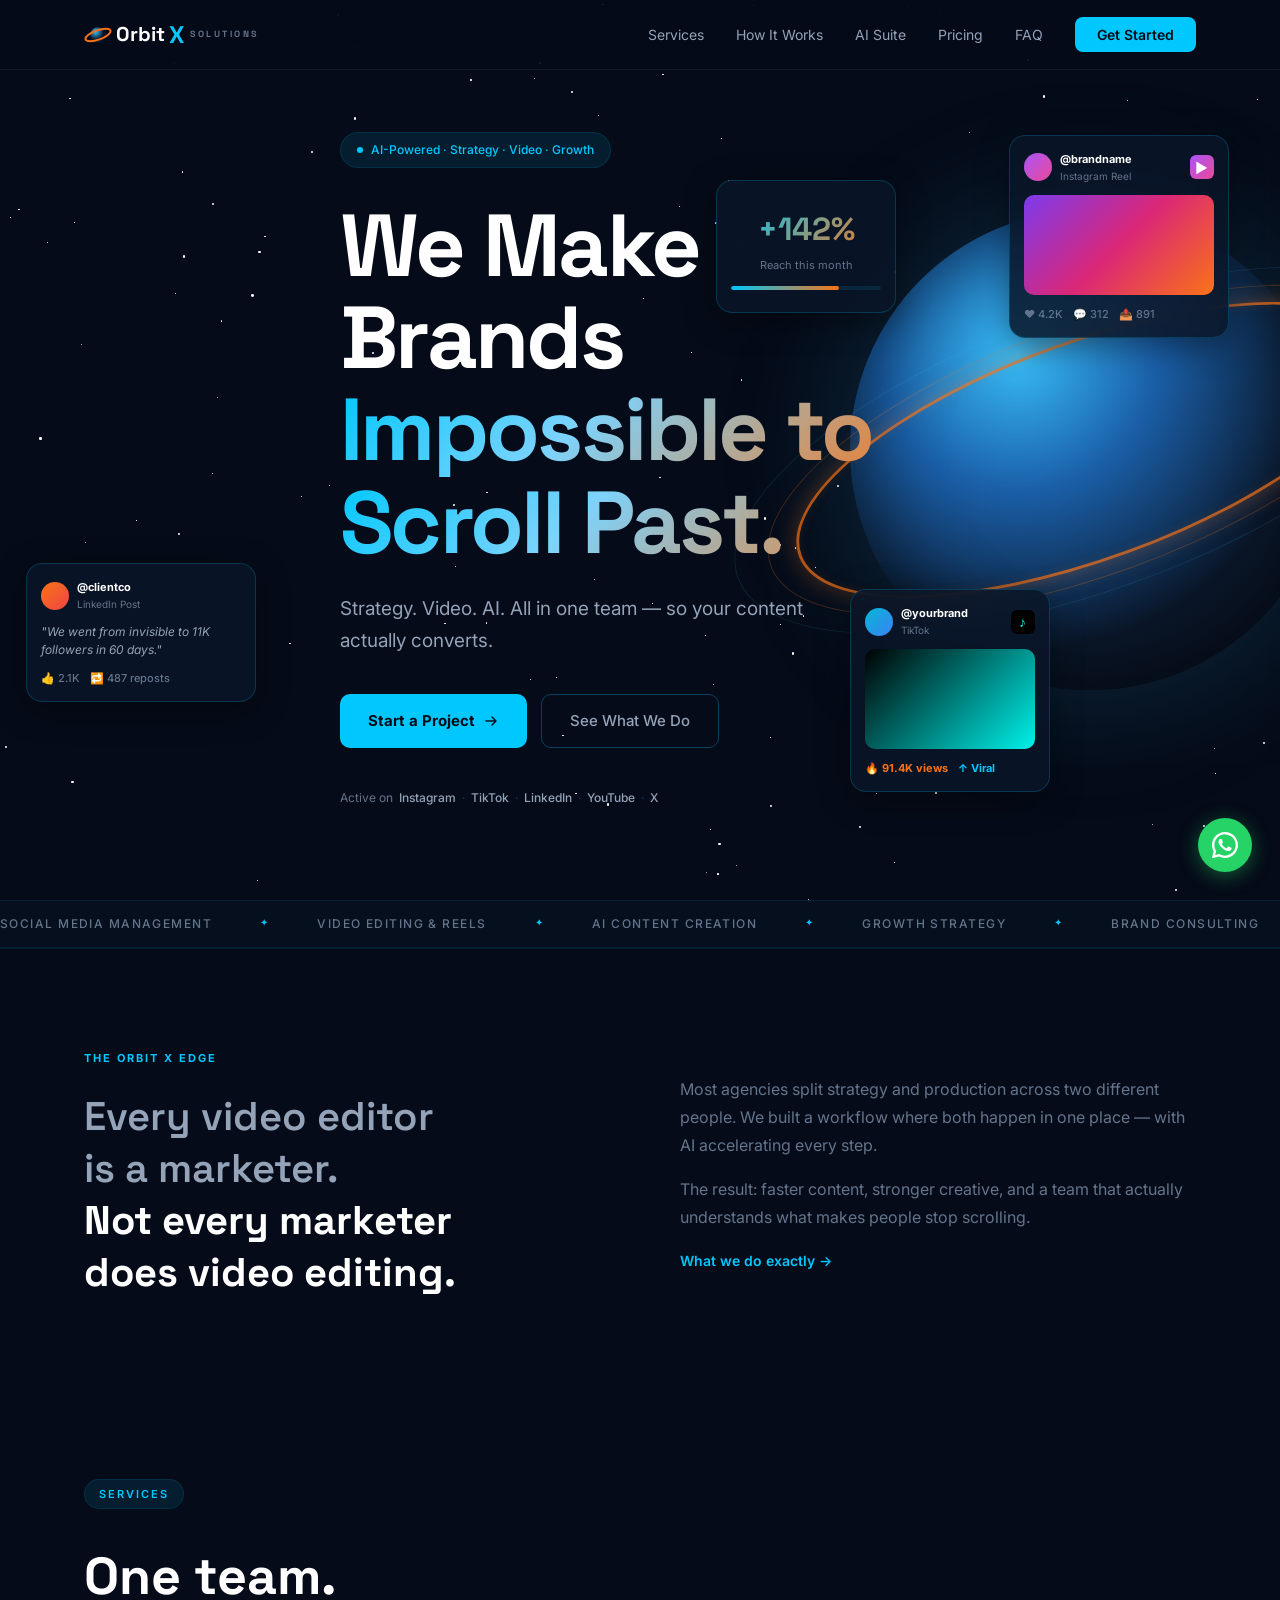
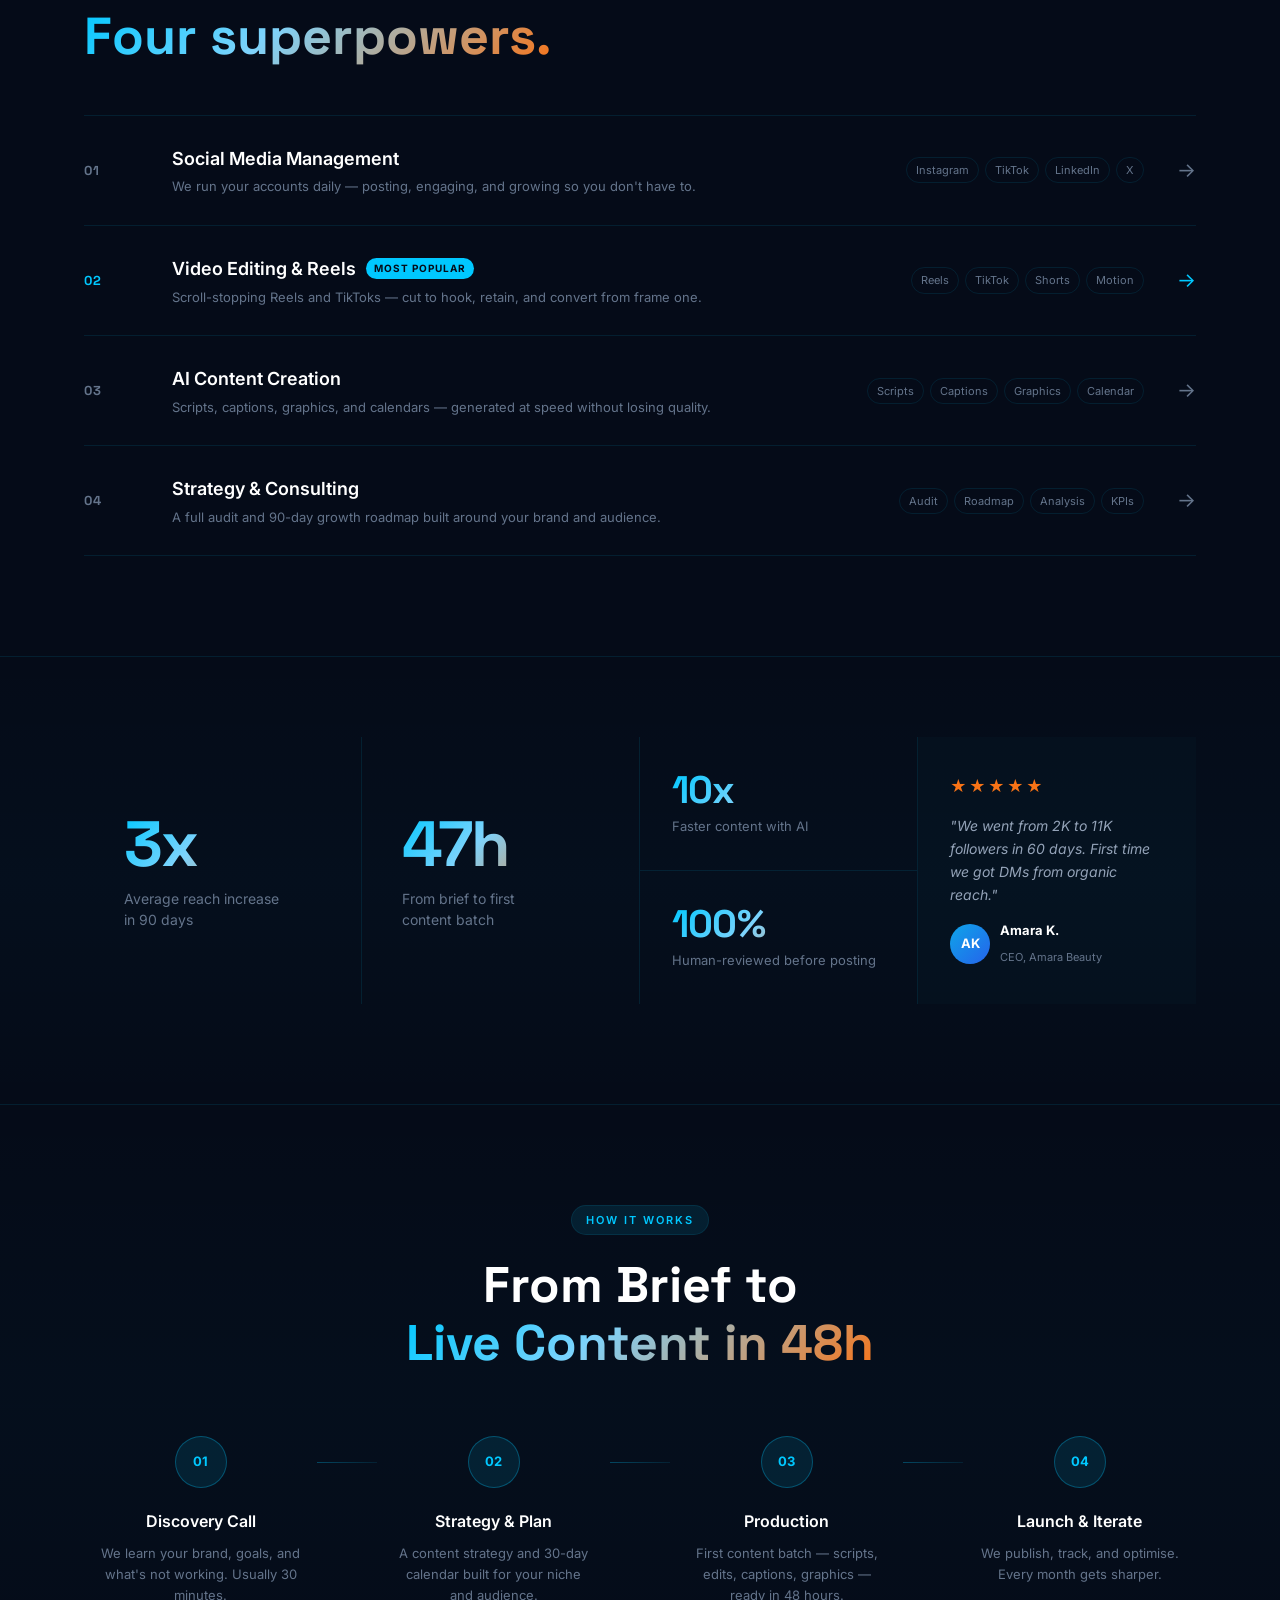
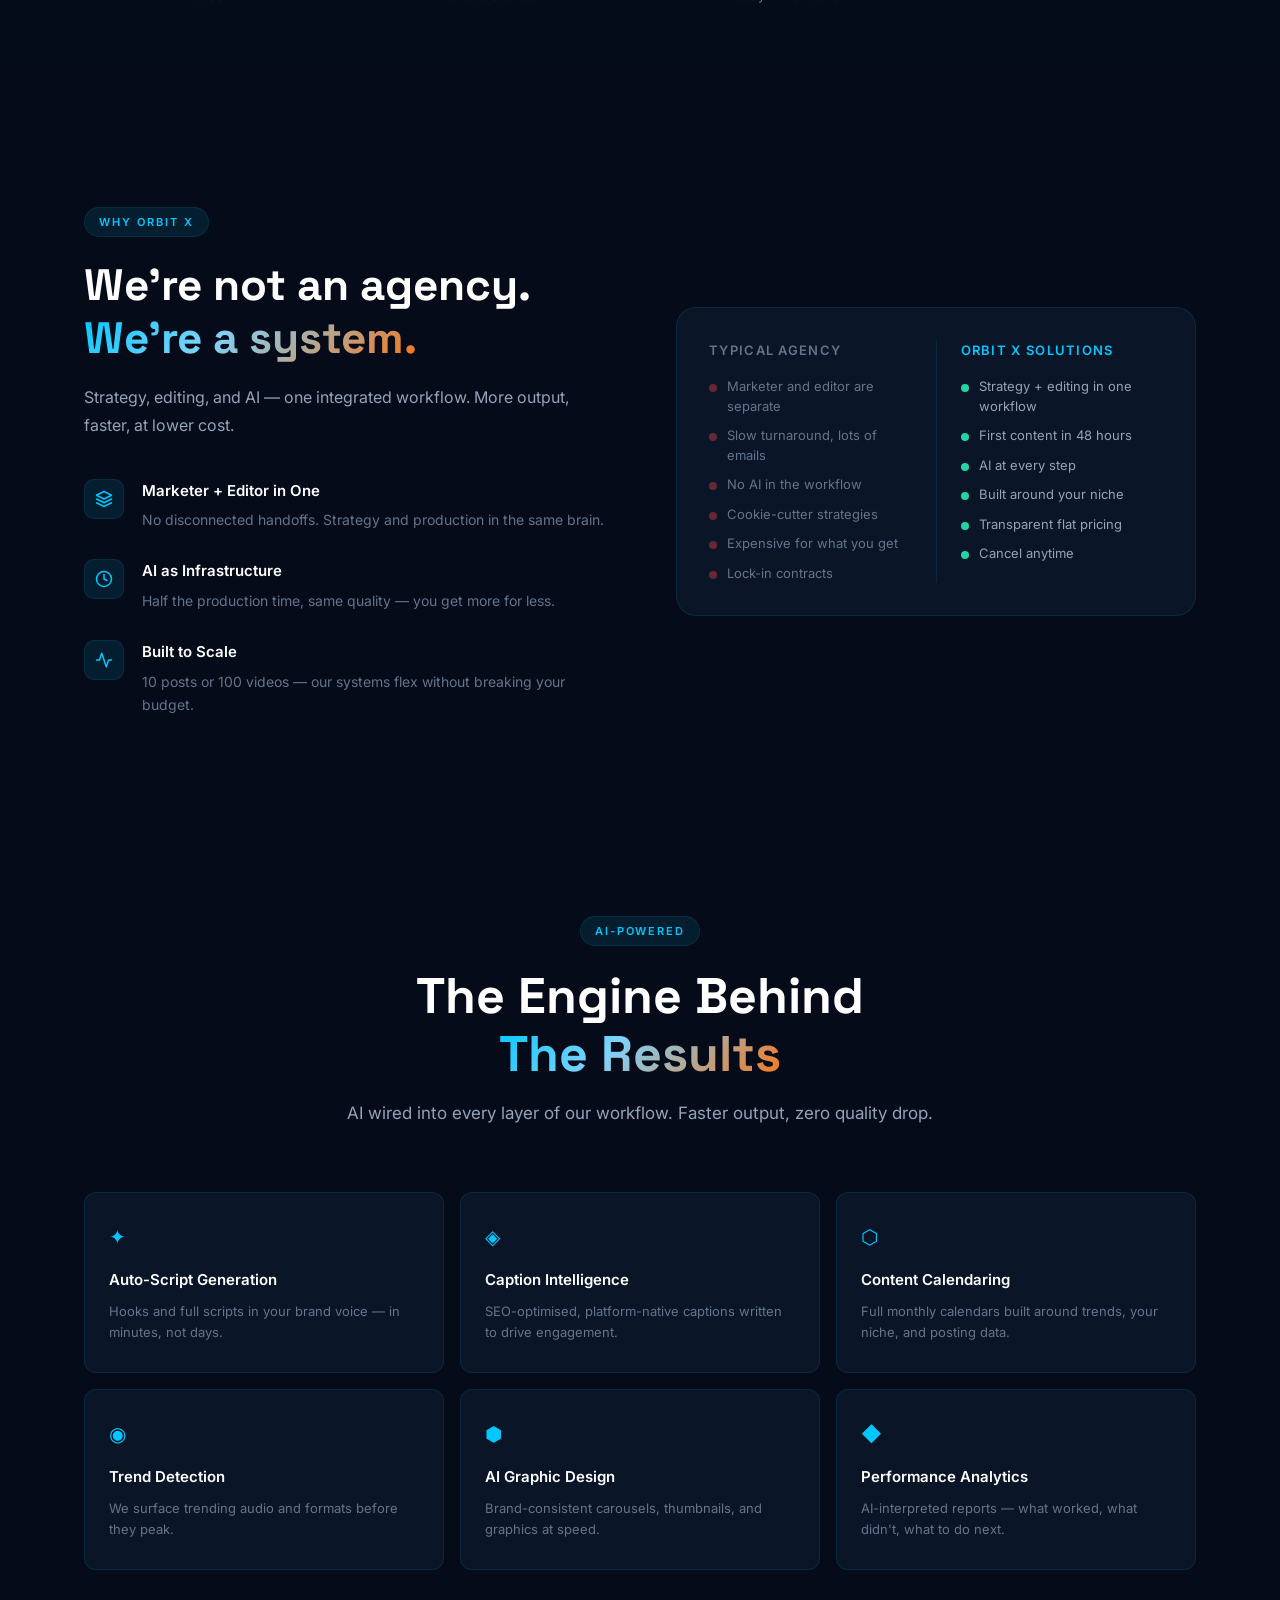
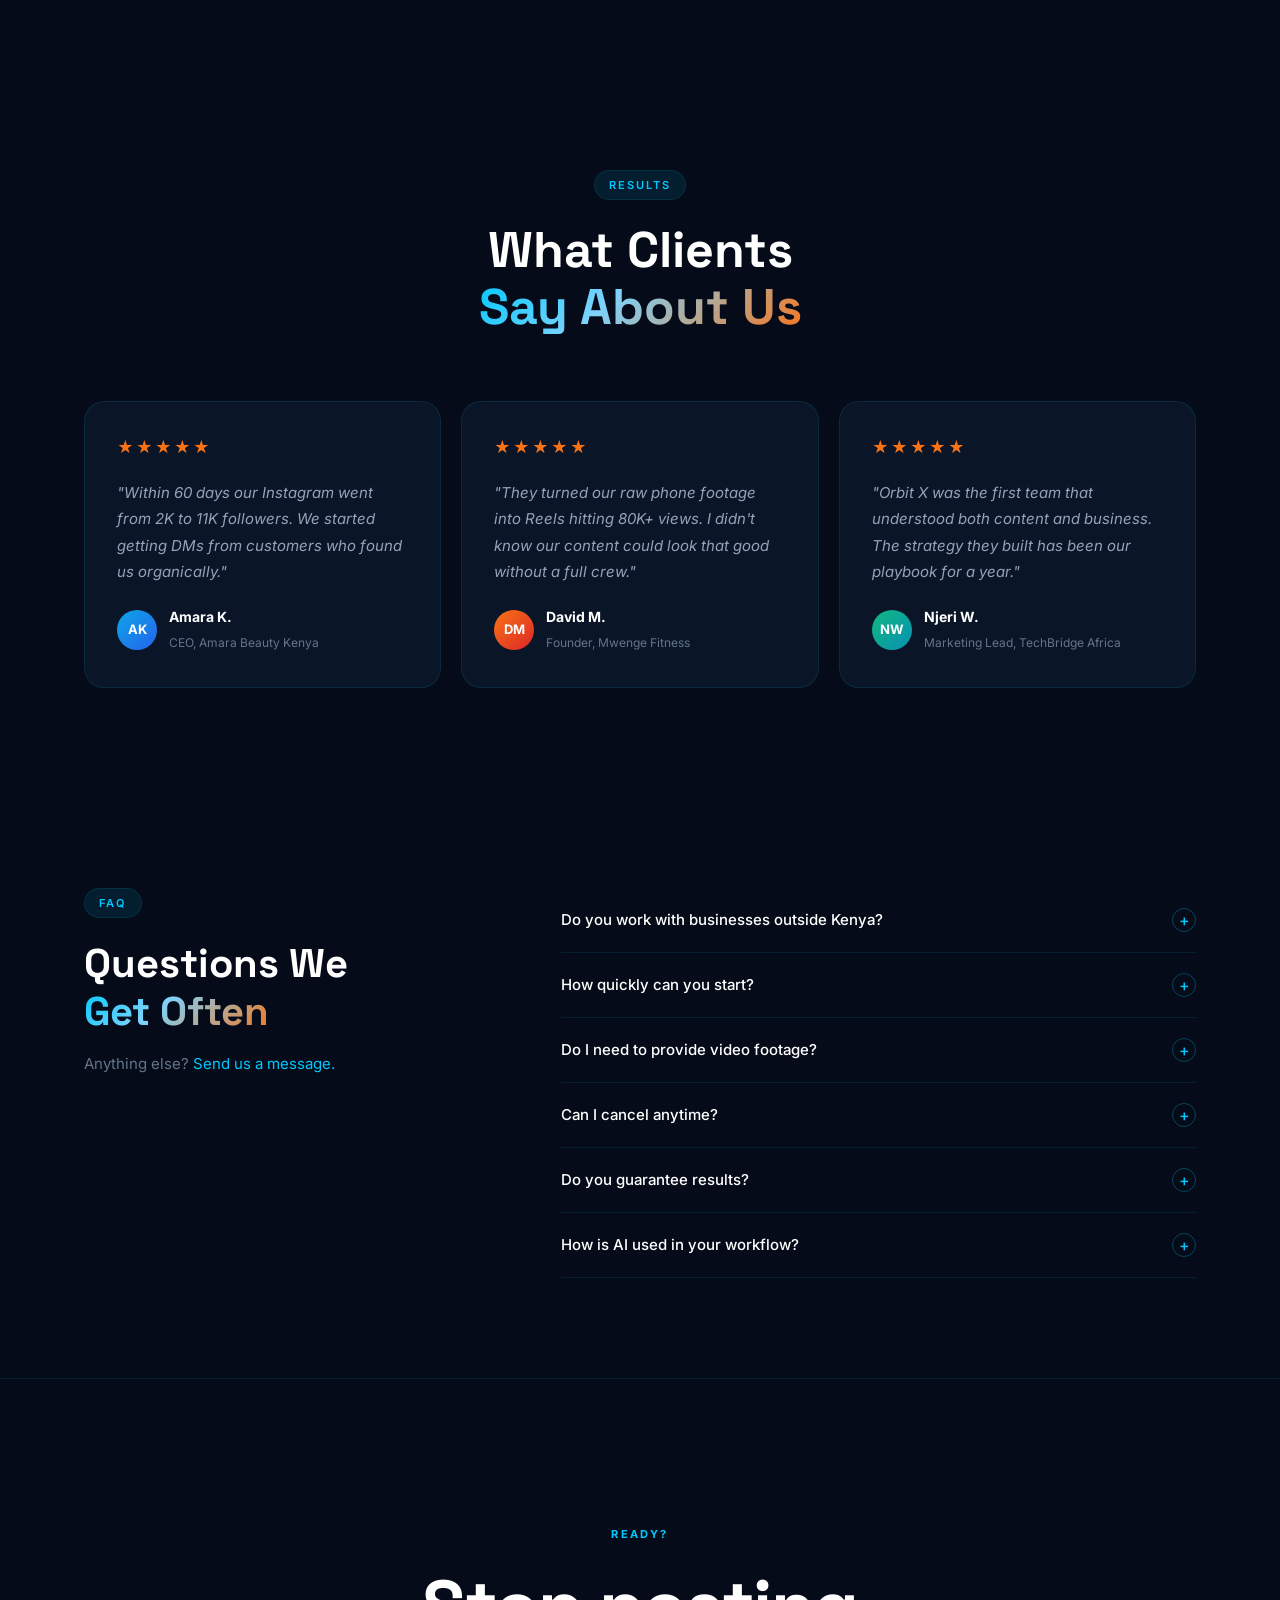
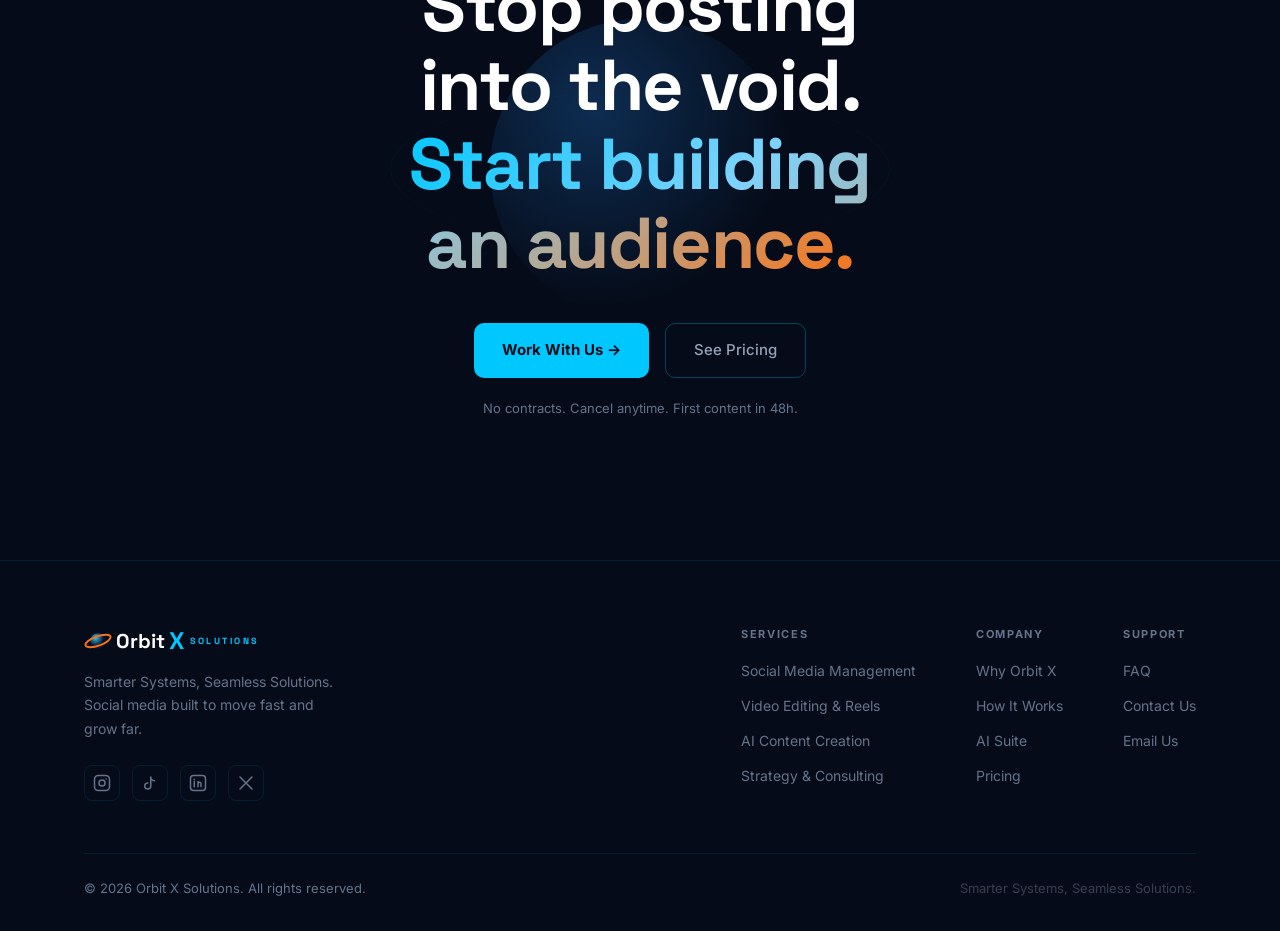
<file: index.html>
<!DOCTYPE html>
<html lang="en">
<head>
  <meta charset="UTF-8" />
  <meta name="viewport" content="width=device-width, initial-scale=1.0" />
  <title>Orbit X Solutions — We Make Brands Impossible to Scroll Past</title>
  <meta name="description" content="AI-powered social media management, video editing, and content creation. Strategy and execution — all under one roof." />
  <meta name="keywords" content="social media management, video editing, AI content creation, social media agency, Kenya, content strategy" />
  <meta name="author" content="Orbit X Solutions" />
  <meta property="og:title" content="Orbit X Solutions — We Make Brands Impossible to Scroll Past" />
  <meta property="og:description" content="AI-powered social media management, video editing, and content creation. Strategy and execution — all under one roof." />
  <meta property="og:type" content="website" />
  <meta property="og:url" content="https://kibichokaranja.github.io/orbitx-website/" />
  <meta name="twitter:card" content="summary_large_image" />
  <meta name="twitter:title" content="Orbit X Solutions — We Make Brands Impossible to Scroll Past" />
  <meta name="twitter:description" content="AI-powered social media management, video editing, and content creation." />
  <link rel="icon" type="image/svg+xml" href="favicon.svg" />
  <link rel="preconnect" href="https://fonts.googleapis.com" />
  <link href="https://fonts.googleapis.com/css2?family=Inter:wght@300;400;500;600;700;800;900&family=Space+Grotesk:wght@400;500;600;700;800&display=swap" rel="stylesheet" />
  <link rel="stylesheet" href="styles.css" />
  <link rel="stylesheet" href="landing.css?v=3" />
</head>
<body>

  <div class="page-transition" id="pageTransition"></div>
  <div class="scroll-progress" id="scrollProgress"></div>

  <!-- NAV -->
  <nav id="navbar">
    <div class="nav-inner">
      <a href="index.html" class="logo nav-link">
        <svg class="logo-icon" viewBox="0 0 36 36" fill="none">
          <circle cx="18" cy="18" r="10" fill="url(#p1)"/>
          <ellipse cx="18" cy="18" rx="17" ry="6" stroke="url(#r1)" stroke-width="2.5" fill="none" transform="rotate(-20 18 18)"/>
          <defs>
            <radialGradient id="p1" cx="35%" cy="30%"><stop offset="0%" stop-color="#38bdf8"/><stop offset="100%" stop-color="#0a1628"/></radialGradient>
            <linearGradient id="r1" x1="0" y1="0" x2="36" y2="0"><stop offset="0%" stop-color="#f97316"/><stop offset="100%" stop-color="#ef4444"/></linearGradient>
          </defs>
        </svg>
        <span class="logo-orbit">Orbit</span><span class="logo-x">X</span>
        <span class="logo-systems">SOLUTIONS</span>
      </a>
      <ul class="nav-links">
        <li><a href="services.html" class="nav-link">Services</a></li>
        <li><a href="#process" class="nav-link">How It Works</a></li>
        <li><a href="#ai" class="nav-link">AI Suite</a></li>
        <li><a href="pricing.html" class="nav-link">Pricing</a></li>
        <li><a href="#faq" class="nav-link">FAQ</a></li>
        <li><a href="contact.html" class="nav-link nav-cta">Get Started</a></li>
      </ul>
      <button class="hamburger" id="hamburger" aria-label="Open menu">
        <span></span><span></span><span></span>
      </button>
    </div>
  </nav>

  <div class="mobile-menu" id="mobileMenu">
    <button class="mobile-close" id="mobileClose">✕</button>
    <ul>
      <li><a href="services.html" class="nav-link mobile-link">Services</a></li>
      <li><a href="#process" class="nav-link mobile-link">How It Works</a></li>
      <li><a href="#ai" class="nav-link mobile-link">AI Suite</a></li>
      <li><a href="pricing.html" class="nav-link mobile-link">Pricing</a></li>
      <li><a href="#faq" class="nav-link mobile-link">FAQ</a></li>
      <li><a href="contact.html" class="nav-link mobile-link mobile-cta">Get Started →</a></li>
    </ul>
  </div>

  <!-- ═══ HERO ═══ -->
  <section class="lp-hero" id="hero">
    <div class="stars" id="stars"></div>

    <!-- Giant background planet -->
    <div class="lp-planet-wrap">
      <div class="lp-planet"></div>
      <div class="lp-ring lp-ring-1"></div>
      <div class="lp-ring lp-ring-2"></div>
      <div class="lp-ring lp-ring-3"></div>
    </div>

    <!-- Floating social cards -->
    <div class="lp-float-cards">
      <div class="lp-card lp-card-1">
        <div class="lp-card-inner">
          <div class="lp-card-header">
            <div class="lp-card-avatar" style="background:linear-gradient(135deg,#a855f7,#ec4899)"></div>
            <div><div class="lp-card-name">@brandname</div><div class="lp-card-type">Instagram Reel</div></div>
            <div class="lp-card-platform ig">▶</div>
          </div>
          <div class="lp-card-visual reel-visual"></div>
          <div class="lp-card-stats">
            <span>❤️ 4.2K</span><span>💬 312</span><span>📤 891</span>
          </div>
        </div>
      </div>
      <div class="lp-card lp-card-2">
        <div class="lp-card-inner">
          <div class="lp-card-header">
            <div class="lp-card-avatar" style="background:linear-gradient(135deg,#06b6d4,#3b82f6)"></div>
            <div><div class="lp-card-name">@yourbrand</div><div class="lp-card-type">TikTok</div></div>
            <div class="lp-card-platform tk">♪</div>
          </div>
          <div class="lp-card-visual tiktok-visual"></div>
          <div class="lp-card-stats viral-stats">
            <span>🔥 91.4K views</span><span>↑ Viral</span>
          </div>
        </div>
      </div>
      <div class="lp-card lp-card-3">
        <div class="lp-card-inner">
          <div class="lp-metric-card">
            <div class="lp-metric-val">+142%</div>
            <div class="lp-metric-label">Reach this month</div>
            <div class="lp-metric-bar"><div class="lp-metric-fill"></div></div>
          </div>
        </div>
      </div>
      <div class="lp-card lp-card-4">
        <div class="lp-card-inner">
          <div class="lp-card-header">
            <div class="lp-card-avatar" style="background:linear-gradient(135deg,#f97316,#ef4444)"></div>
            <div><div class="lp-card-name">@clientco</div><div class="lp-card-type">LinkedIn Post</div></div>
          </div>
          <div class="lp-card-text">"We went from invisible to 11K followers in 60 days."</div>
          <div class="lp-card-stats"><span>👍 2.1K</span><span>🔁 487 reposts</span></div>
        </div>
      </div>
    </div>

    <!-- Hero copy -->
    <div class="lp-hero-copy">
      <div class="lp-hero-tag">
        <span class="badge-dot"></span>
        AI-Powered · Strategy · Video · Growth
      </div>
      <h1 class="lp-hero-h1">
        <span class="lp-line">We Make Brands</span>
        <span class="lp-line lp-line-grad">Impossible to</span>
        <span class="lp-line lp-line-grad">Scroll Past.</span>
      </h1>
      <p class="lp-hero-sub">Strategy. Video. AI. All in one team — so your content actually converts.</p>
      <div class="lp-hero-actions">
        <a href="contact.html" class="btn-primary nav-link">
          Start a Project
          <svg width="16" height="16" viewBox="0 0 16 16" fill="none"><path d="M3 8h10M9 4l4 4-4 4" stroke="currentColor" stroke-width="1.5" stroke-linecap="round" stroke-linejoin="round"/></svg>
        </a>
        <a href="services.html" class="btn-ghost nav-link">See What We Do</a>
      </div>
      <div class="lp-platforms">
        <span>Active on</span>
        <span class="plat">Instagram</span>
        <span class="pdot">·</span>
        <span class="plat">TikTok</span>
        <span class="pdot">·</span>
        <span class="plat">LinkedIn</span>
        <span class="pdot">·</span>
        <span class="plat">YouTube</span>
        <span class="pdot">·</span>
        <span class="plat">X</span>
      </div>
    </div>
  </section>

  <!-- TICKER -->
  <div class="ticker-wrap">
    <div class="ticker" aria-hidden="true">
      <span>Social Media Management</span><span class="dot">✦</span>
      <span>Video Editing & Reels</span><span class="dot">✦</span>
      <span>AI Content Creation</span><span class="dot">✦</span>
      <span>Growth Strategy</span><span class="dot">✦</span>
      <span>Brand Consulting</span><span class="dot">✦</span>
      <span>Analytics & Reporting</span><span class="dot">✦</span>
      <span>TikTok & Instagram Reels</span><span class="dot">✦</span>
      <span>AI Caption Writing</span><span class="dot">✦</span>
      <span>Social Media Management</span><span class="dot">✦</span>
      <span>Video Editing & Reels</span><span class="dot">✦</span>
      <span>AI Content Creation</span><span class="dot">✦</span>
      <span>Growth Strategy</span><span class="dot">✦</span>
      <span>Brand Consulting</span><span class="dot">✦</span>
      <span>Analytics & Reporting</span><span class="dot">✦</span>
      <span>TikTok & Instagram Reels</span><span class="dot">✦</span>
      <span>AI Caption Writing</span><span class="dot">✦</span>
    </div>
  </div>

  <!-- ═══ EDGE STATEMENT ═══ -->
  <section class="lp-edge">
    <div class="container">
      <div class="lp-edge-inner reveal">
        <div class="lp-edge-left">
          <span class="lp-edge-tag">The Orbit X Edge</span>
          <p class="lp-edge-quote">
            Every video editor<br/>is a marketer.<br/>
            <strong>Not every marketer<br/>does video editing.</strong>
          </p>
        </div>
        <div class="lp-edge-right">
          <p>Most agencies split strategy and production across two different people. We built a workflow where both happen in one place — with AI accelerating every step.</p>
          <p>The result: faster content, stronger creative, and a team that actually understands what makes people stop scrolling.</p>
          <a href="services.html" class="lp-edge-link nav-link">What we do exactly →</a>
        </div>
      </div>
    </div>
  </section>

  <!-- ═══ SERVICES — CREATIVE LIST ═══ -->
  <section class="lp-services" id="services">
    <div class="container">
      <div class="lp-services-header reveal">
        <span class="section-tag">Services</span>
        <h2 class="lp-services-title">One team.<br /><span class="gradient-text">Four superpowers.</span></h2>
      </div>
      <div class="lp-services-list">
        <a href="services.html" class="lp-svc-row nav-link reveal">
          <div class="lp-svc-num">01</div>
          <div class="lp-svc-info">
            <h3>Social Media Management</h3>
            <p>We run your accounts daily — posting, engaging, and growing so you don't have to.</p>
          </div>
          <div class="lp-svc-tags">
            <span>Instagram</span><span>TikTok</span><span>LinkedIn</span><span>X</span>
          </div>
          <div class="lp-svc-arrow">→</div>
        </a>
        <a href="services.html" class="lp-svc-row featured-row nav-link reveal">
          <div class="lp-svc-num cyan">02</div>
          <div class="lp-svc-info">
            <h3>Video Editing & Reels <span class="lp-hot">Most Popular</span></h3>
            <p>Scroll-stopping Reels and TikToks — cut to hook, retain, and convert from frame one.</p>
          </div>
          <div class="lp-svc-tags">
            <span>Reels</span><span>TikTok</span><span>Shorts</span><span>Motion</span>
          </div>
          <div class="lp-svc-arrow cyan">→</div>
        </a>
        <a href="services.html" class="lp-svc-row nav-link reveal">
          <div class="lp-svc-num">03</div>
          <div class="lp-svc-info">
            <h3>AI Content Creation</h3>
            <p>Scripts, captions, graphics, and calendars — generated at speed without losing quality.</p>
          </div>
          <div class="lp-svc-tags">
            <span>Scripts</span><span>Captions</span><span>Graphics</span><span>Calendar</span>
          </div>
          <div class="lp-svc-arrow">→</div>
        </a>
        <a href="services.html" class="lp-svc-row nav-link reveal">
          <div class="lp-svc-num">04</div>
          <div class="lp-svc-info">
            <h3>Strategy & Consulting</h3>
            <p>A full audit and 90-day growth roadmap built around your brand and audience.</p>
          </div>
          <div class="lp-svc-tags">
            <span>Audit</span><span>Roadmap</span><span>Analysis</span><span>KPIs</span>
          </div>
          <div class="lp-svc-arrow">→</div>
        </a>
      </div>
    </div>
  </section>

  <!-- ═══ RESULTS WALL ═══ -->
  <section class="lp-results">
    <div class="container">
      <div class="lp-results-grid">
        <div class="lp-result-big reveal">
          <span class="lp-result-num gradient-text" data-count="4" data-suffix="x">0x</span>
          <span class="lp-result-label">Average reach increase in 90 days</span>
        </div>
        <div class="lp-result-big reveal">
          <span class="lp-result-num gradient-text" data-count="48" data-suffix="h">0h</span>
          <span class="lp-result-label">From brief to first content batch</span>
        </div>
        <div class="lp-result-stack">
          <div class="lp-result-sm reveal">
            <span class="lp-result-num-sm gradient-text">10x</span>
            <span class="lp-result-label-sm">Faster content with AI</span>
          </div>
          <div class="lp-result-sm reveal">
            <span class="lp-result-num-sm gradient-text">100%</span>
            <span class="lp-result-label-sm">Human-reviewed before posting</span>
          </div>
        </div>
        <div class="lp-result-testimonial reveal">
          <div class="stars-rating">★★★★★</div>
          <p>"We went from 2K to 11K followers in 60 days. First time we got DMs from organic reach."</p>
          <div class="lp-result-author">
            <div class="author-avatar" style="background:linear-gradient(135deg,#0ea5e9,#2563eb)">AK</div>
            <div><strong>Amara K.</strong><span>CEO, Amara Beauty</span></div>
          </div>
        </div>
      </div>
    </div>
  </section>

  <!-- ═══ HOW IT WORKS ═══ -->
  <section class="process-section" id="process">
    <div class="container">
      <div class="section-header reveal">
        <span class="section-tag">How It Works</span>
        <h2>From Brief to<br /><span class="gradient-text">Live Content in 48h</span></h2>
      </div>
      <div class="process-steps">
        <div class="process-step reveal">
          <div class="step-number">01</div>
          <div class="step-content"><h4>Discovery Call</h4><p>We learn your brand, goals, and what's not working. Usually 30 minutes.</p></div>
        </div>
        <div class="process-connector"></div>
        <div class="process-step reveal">
          <div class="step-number">02</div>
          <div class="step-content"><h4>Strategy & Plan</h4><p>A content strategy and 30-day calendar built for your niche and audience.</p></div>
        </div>
        <div class="process-connector"></div>
        <div class="process-step reveal">
          <div class="step-number">03</div>
          <div class="step-content"><h4>Production</h4><p>First content batch — scripts, edits, captions, graphics — ready in 48 hours.</p></div>
        </div>
        <div class="process-connector"></div>
        <div class="process-step reveal">
          <div class="step-number">04</div>
          <div class="step-content"><h4>Launch & Iterate</h4><p>We publish, track, and optimise. Every month gets sharper.</p></div>
        </div>
      </div>
    </div>
  </section>

  <!-- ═══ WHY ═══ -->
  <section class="why-section" id="why">
    <div class="container">
      <div class="why-inner">
        <div class="why-left reveal">
          <span class="section-tag">Why Orbit X</span>
          <h2>We're not an agency.<br /><span class="gradient-text">We're a system.</span></h2>
          <p>Strategy, editing, and AI — one integrated workflow. More output, faster, at lower cost.</p>
          <div class="why-points">
            <div class="why-point">
              <div class="why-icon"><svg width="18" height="18" viewBox="0 0 24 24" fill="none"><path d="M12 2L2 7l10 5 10-5-10-5zM2 17l10 5 10-5M2 12l10 5 10-5" stroke="currentColor" stroke-width="2" stroke-linecap="round" stroke-linejoin="round"/></svg></div>
              <div><h4>Marketer + Editor in One</h4><p>No disconnected handoffs. Strategy and production in the same brain.</p></div>
            </div>
            <div class="why-point">
              <div class="why-icon"><svg width="18" height="18" viewBox="0 0 24 24" fill="none"><circle cx="12" cy="12" r="10" stroke="currentColor" stroke-width="2"/><path d="M12 6v6l4 2" stroke="currentColor" stroke-width="2" stroke-linecap="round"/></svg></div>
              <div><h4>AI as Infrastructure</h4><p>Half the production time, same quality — you get more for less.</p></div>
            </div>
            <div class="why-point">
              <div class="why-icon"><svg width="18" height="18" viewBox="0 0 24 24" fill="none"><path d="M22 12h-4l-3 9L9 3l-3 9H2" stroke="currentColor" stroke-width="2" stroke-linecap="round" stroke-linejoin="round"/></svg></div>
              <div><h4>Built to Scale</h4><p>10 posts or 100 videos — our systems flex without breaking your budget.</p></div>
            </div>
          </div>
        </div>
        <div class="why-right reveal">
          <div class="comparison-card">
            <div class="comparison-col">
              <h5 class="comp-heading bad">Typical Agency</h5>
              <ul class="comp-list">
                <li class="bad-item">Marketer and editor are separate</li>
                <li class="bad-item">Slow turnaround, lots of emails</li>
                <li class="bad-item">No AI in the workflow</li>
                <li class="bad-item">Cookie-cutter strategies</li>
                <li class="bad-item">Expensive for what you get</li>
                <li class="bad-item">Lock-in contracts</li>
              </ul>
            </div>
            <div class="comp-divider"></div>
            <div class="comparison-col">
              <h5 class="comp-heading good">Orbit X Solutions</h5>
              <ul class="comp-list">
                <li class="good-item">Strategy + editing in one workflow</li>
                <li class="good-item">First content in 48 hours</li>
                <li class="good-item">AI at every step</li>
                <li class="good-item">Built around your niche</li>
                <li class="good-item">Transparent flat pricing</li>
                <li class="good-item">Cancel anytime</li>
              </ul>
            </div>
          </div>
        </div>
      </div>
    </div>
  </section>

  <!-- ═══ AI SUITE ═══ -->
  <section class="ai-section" id="ai">
    <div class="container">
      <div class="section-header reveal">
        <span class="section-tag">AI-Powered</span>
        <h2>The Engine Behind<br /><span class="gradient-text">The Results</span></h2>
        <p>AI wired into every layer of our workflow. Faster output, zero quality drop.</p>
      </div>
      <div class="ai-grid">
        <div class="ai-card reveal"><div class="ai-icon">✦</div><h4>Auto-Script Generation</h4><p>Hooks and full scripts in your brand voice — in minutes, not days.</p></div>
        <div class="ai-card reveal"><div class="ai-icon">◈</div><h4>Caption Intelligence</h4><p>SEO-optimised, platform-native captions written to drive engagement.</p></div>
        <div class="ai-card reveal"><div class="ai-icon">⬡</div><h4>Content Calendaring</h4><p>Full monthly calendars built around trends, your niche, and posting data.</p></div>
        <div class="ai-card reveal"><div class="ai-icon">◉</div><h4>Trend Detection</h4><p>We surface trending audio and formats before they peak.</p></div>
        <div class="ai-card reveal"><div class="ai-icon">⬢</div><h4>AI Graphic Design</h4><p>Brand-consistent carousels, thumbnails, and graphics at speed.</p></div>
        <div class="ai-card reveal"><div class="ai-icon">◆</div><h4>Performance Analytics</h4><p>AI-interpreted reports — what worked, what didn't, what to do next.</p></div>
      </div>
    </div>
  </section>

  <!-- ═══ TESTIMONIALS ═══ -->
  <section class="testimonials-section" id="testimonials">
    <div class="container">
      <div class="section-header reveal">
        <span class="section-tag">Results</span>
        <h2>What Clients<br /><span class="gradient-text">Say About Us</span></h2>
      </div>
      <div class="testimonials-grid">
        <div class="testimonial-card reveal">
          <div class="stars-rating">★★★★★</div>
          <p>"Within 60 days our Instagram went from 2K to 11K followers. We started getting DMs from customers who found us organically."</p>
          <div class="testimonial-author">
            <div class="author-avatar" style="background:linear-gradient(135deg,#0ea5e9,#2563eb)">AK</div>
            <div><strong>Amara K.</strong><span>CEO, Amara Beauty Kenya</span></div>
          </div>
        </div>
        <div class="testimonial-card reveal">
          <div class="stars-rating">★★★★★</div>
          <p>"They turned our raw phone footage into Reels hitting 80K+ views. I didn't know our content could look that good without a full crew."</p>
          <div class="testimonial-author">
            <div class="author-avatar" style="background:linear-gradient(135deg,#f97316,#dc2626)">DM</div>
            <div><strong>David M.</strong><span>Founder, Mwenge Fitness</span></div>
          </div>
        </div>
        <div class="testimonial-card reveal">
          <div class="stars-rating">★★★★★</div>
          <p>"Orbit X was the first team that understood both content and business. The strategy they built has been our playbook for a year."</p>
          <div class="testimonial-author">
            <div class="author-avatar" style="background:linear-gradient(135deg,#10b981,#0891b2)">NW</div>
            <div><strong>Njeri W.</strong><span>Marketing Lead, TechBridge Africa</span></div>
          </div>
        </div>
      </div>
    </div>
  </section>

  <!-- ═══ FAQ ═══ -->
  <section class="faq-section" id="faq">
    <div class="container">
      <div class="faq-inner">
        <div class="faq-left reveal">
          <span class="section-tag">FAQ</span>
          <h2>Questions We<br /><span class="gradient-text">Get Often</span></h2>
          <p>Anything else? <a href="contact.html" class="nav-link" style="color:var(--cyan)">Send us a message.</a></p>
        </div>
        <div class="faq-right">
          <div class="faq-item reveal"><button class="faq-question">Do you work with businesses outside Kenya?<span class="faq-icon">+</span></button><div class="faq-answer"><p>Yes. We work remotely with clients across East Africa and internationally. Location is never a barrier.</p></div></div>
          <div class="faq-item reveal"><button class="faq-question">How quickly can you start?<span class="faq-icon">+</span></button><div class="faq-answer"><p>After onboarding, your first content batch is ready within 48 hours. We move fast.</p></div></div>
          <div class="faq-item reveal"><button class="faq-question">Do I need to provide video footage?<span class="faq-icon">+</span></button><div class="faq-answer"><p>For video editing, yes — you provide raw clips and we handle editing, captions, music, and motion. For AI content, no footage needed.</p></div></div>
          <div class="faq-item reveal"><button class="faq-question">Can I cancel anytime?<span class="faq-icon">+</span></button><div class="faq-answer"><p>No lock-in. Pause or cancel at the end of any billing month. We earn your business every month.</p></div></div>
          <div class="faq-item reveal"><button class="faq-question">Do you guarantee results?<span class="faq-icon">+</span></button><div class="faq-answer"><p>We guarantee consistent, high-quality content on schedule and a strategy built on real data. We can't guarantee follower numbers — no one honestly can.</p></div></div>
          <div class="faq-item reveal"><button class="faq-question">How is AI used in your workflow?<span class="faq-icon">+</span></button><div class="faq-answer"><p>AI handles scripts, captions, content ideas, and graphic foundations. We review and refine everything before it goes out — speed without sacrificing quality.</p></div></div>
        </div>
      </div>
    </div>
  </section>

  <!-- ═══ FINAL CTA ═══ -->
  <section class="lp-final-cta">
    <div class="stars" id="stars2"></div>
    <div class="lp-planet-wrap-sm">
      <div class="lp-planet-sm"></div>
      <div class="lp-ring-sm"></div>
    </div>
    <div class="container">
      <div class="lp-final-inner reveal">
        <div class="lp-final-tag">Ready?</div>
        <h2 class="lp-final-h2">
          Stop posting<br />into the void.<br />
          <span class="gradient-text">Start building<br />an audience.</span>
        </h2>
        <div class="lp-final-actions">
          <a href="contact.html" class="btn-primary nav-link">Work With Us →</a>
          <a href="pricing.html" class="btn-ghost nav-link">See Pricing</a>
        </div>
        <p class="lp-final-note">No contracts. Cancel anytime. First content in 48h.</p>
      </div>
    </div>
  </section>

  <!-- FOOTER -->
  <footer class="footer">
    <div class="container">
      <div class="footer-inner">
        <div class="footer-brand">
          <a href="index.html" class="logo nav-link" style="margin-bottom:12px;display:inline-flex;">
            <svg class="logo-icon" viewBox="0 0 36 36" fill="none"><circle cx="18" cy="18" r="10" fill="url(#p2)"/><ellipse cx="18" cy="18" rx="17" ry="6" stroke="url(#r2)" stroke-width="2.5" fill="none" transform="rotate(-20 18 18)"/><defs><radialGradient id="p2" cx="35%" cy="30%"><stop offset="0%" stop-color="#38bdf8"/><stop offset="100%" stop-color="#0a1628"/></radialGradient><linearGradient id="r2" x1="0" y1="0" x2="36" y2="0"><stop offset="0%" stop-color="#f97316"/><stop offset="100%" stop-color="#ef4444"/></linearGradient></defs></svg>
            <span class="logo-orbit">Orbit</span><span class="logo-x">X</span><span class="logo-systems" style="color:var(--cyan)">SOLUTIONS</span>
          </a>
          <p>Smarter Systems, Seamless Solutions.<br />Social media built to move fast and grow far.</p>
          <div class="footer-social">
            <a href="#" aria-label="Instagram"><svg width="18" height="18" viewBox="0 0 24 24" fill="none"><rect x="2" y="2" width="20" height="20" rx="5" stroke="currentColor" stroke-width="2"/><circle cx="12" cy="12" r="4" stroke="currentColor" stroke-width="2"/><circle cx="17.5" cy="6.5" r="1" fill="currentColor"/></svg></a>
            <a href="#" aria-label="TikTok"><svg width="18" height="18" viewBox="0 0 24 24" fill="none"><path d="M9 12a4 4 0 1 0 4 4V4a5 5 0 0 0 5 5" stroke="currentColor" stroke-width="2" stroke-linecap="round" stroke-linejoin="round"/></svg></a>
            <a href="#" aria-label="LinkedIn"><svg width="18" height="18" viewBox="0 0 24 24" fill="none"><rect x="2" y="2" width="20" height="20" rx="4" stroke="currentColor" stroke-width="2"/><path d="M7 10v7M7 7v.5M12 17v-4a2 2 0 0 1 4 0v4M12 10v7" stroke="currentColor" stroke-width="2" stroke-linecap="round"/></svg></a>
            <a href="#" aria-label="X"><svg width="18" height="18" viewBox="0 0 24 24" fill="none"><path d="M4 4l16 16M4 20L20 4" stroke="currentColor" stroke-width="2" stroke-linecap="round"/></svg></a>
          </div>
        </div>
        <div class="footer-links">
          <div class="footer-col">
            <h5>Services</h5>
            <a href="services.html" class="nav-link">Social Media Management</a>
            <a href="services.html" class="nav-link">Video Editing & Reels</a>
            <a href="services.html" class="nav-link">AI Content Creation</a>
            <a href="services.html" class="nav-link">Strategy & Consulting</a>
          </div>
          <div class="footer-col">
            <h5>Company</h5>
            <a href="#why" class="nav-link">Why Orbit X</a>
            <a href="#process" class="nav-link">How It Works</a>
            <a href="#ai" class="nav-link">AI Suite</a>
            <a href="pricing.html" class="nav-link">Pricing</a>
          </div>
          <div class="footer-col">
            <h5>Support</h5>
            <a href="#faq" class="nav-link">FAQ</a>
            <a href="contact.html" class="nav-link">Contact Us</a>
            <a href="mailto:kibicho2020@gmail.com">Email Us</a>
          </div>
        </div>
      </div>
      <div class="footer-bottom">
        <p>© 2026 Orbit X Solutions. All rights reserved.</p>
        <p class="footer-tagline">Smarter Systems, Seamless Solutions.</p>
      </div>
    </div>
  </footer>

  <a href="https://wa.me/254741219623?text=Hi%20Orbit%20X%2C%20I%27m%20interested%20in%20your%20services." class="whatsapp-fab" target="_blank" rel="noopener" aria-label="WhatsApp">
    <svg width="26" height="26" viewBox="0 0 24 24" fill="currentColor"><path d="M17.472 14.382c-.297-.149-1.758-.867-2.03-.967-.273-.099-.471-.148-.67.15-.197.297-.767.966-.94 1.164-.173.199-.347.223-.644.075-.297-.15-1.255-.463-2.39-1.475-.883-.788-1.48-1.761-1.653-2.059-.173-.297-.018-.458.13-.606.134-.133.298-.347.446-.52.149-.174.198-.298.298-.497.099-.198.05-.371-.025-.52-.075-.149-.669-1.612-.916-2.207-.242-.579-.487-.5-.669-.51-.173-.008-.371-.01-.57-.01-.198 0-.52.074-.792.372-.272.297-1.04 1.016-1.04 2.479 0 1.462 1.065 2.875 1.213 3.074.149.198 2.096 3.2 5.077 4.487.709.306 1.262.489 1.694.625.712.227 1.36.195 1.871.118.571-.085 1.758-.719 2.006-1.413.248-.694.248-1.289.173-1.413-.074-.124-.272-.198-.57-.347z"/><path d="M12 0C5.373 0 0 5.373 0 12c0 2.125.555 4.122 1.528 5.855L.057 23.5a.5.5 0 0 0 .623.622l5.701-1.496A11.945 11.945 0 0 0 12 24c6.627 0 12-5.373 12-12S18.627 0 12 0zm0 21.818a9.818 9.818 0 0 1-5.006-1.367l-.36-.214-3.72.976.993-3.628-.234-.373A9.818 9.818 0 1 1 12 21.818z"/></svg>
  </a>
  <button class="back-to-top" id="backToTop" aria-label="Back to top">
    <svg width="16" height="16" viewBox="0 0 16 16" fill="none"><path d="M8 12V4M4 8l4-4 4 4" stroke="currentColor" stroke-width="1.5" stroke-linecap="round" stroke-linejoin="round"/></svg>
  </button>

  <script src="script.js"></script>
</body>
</html>
</file>
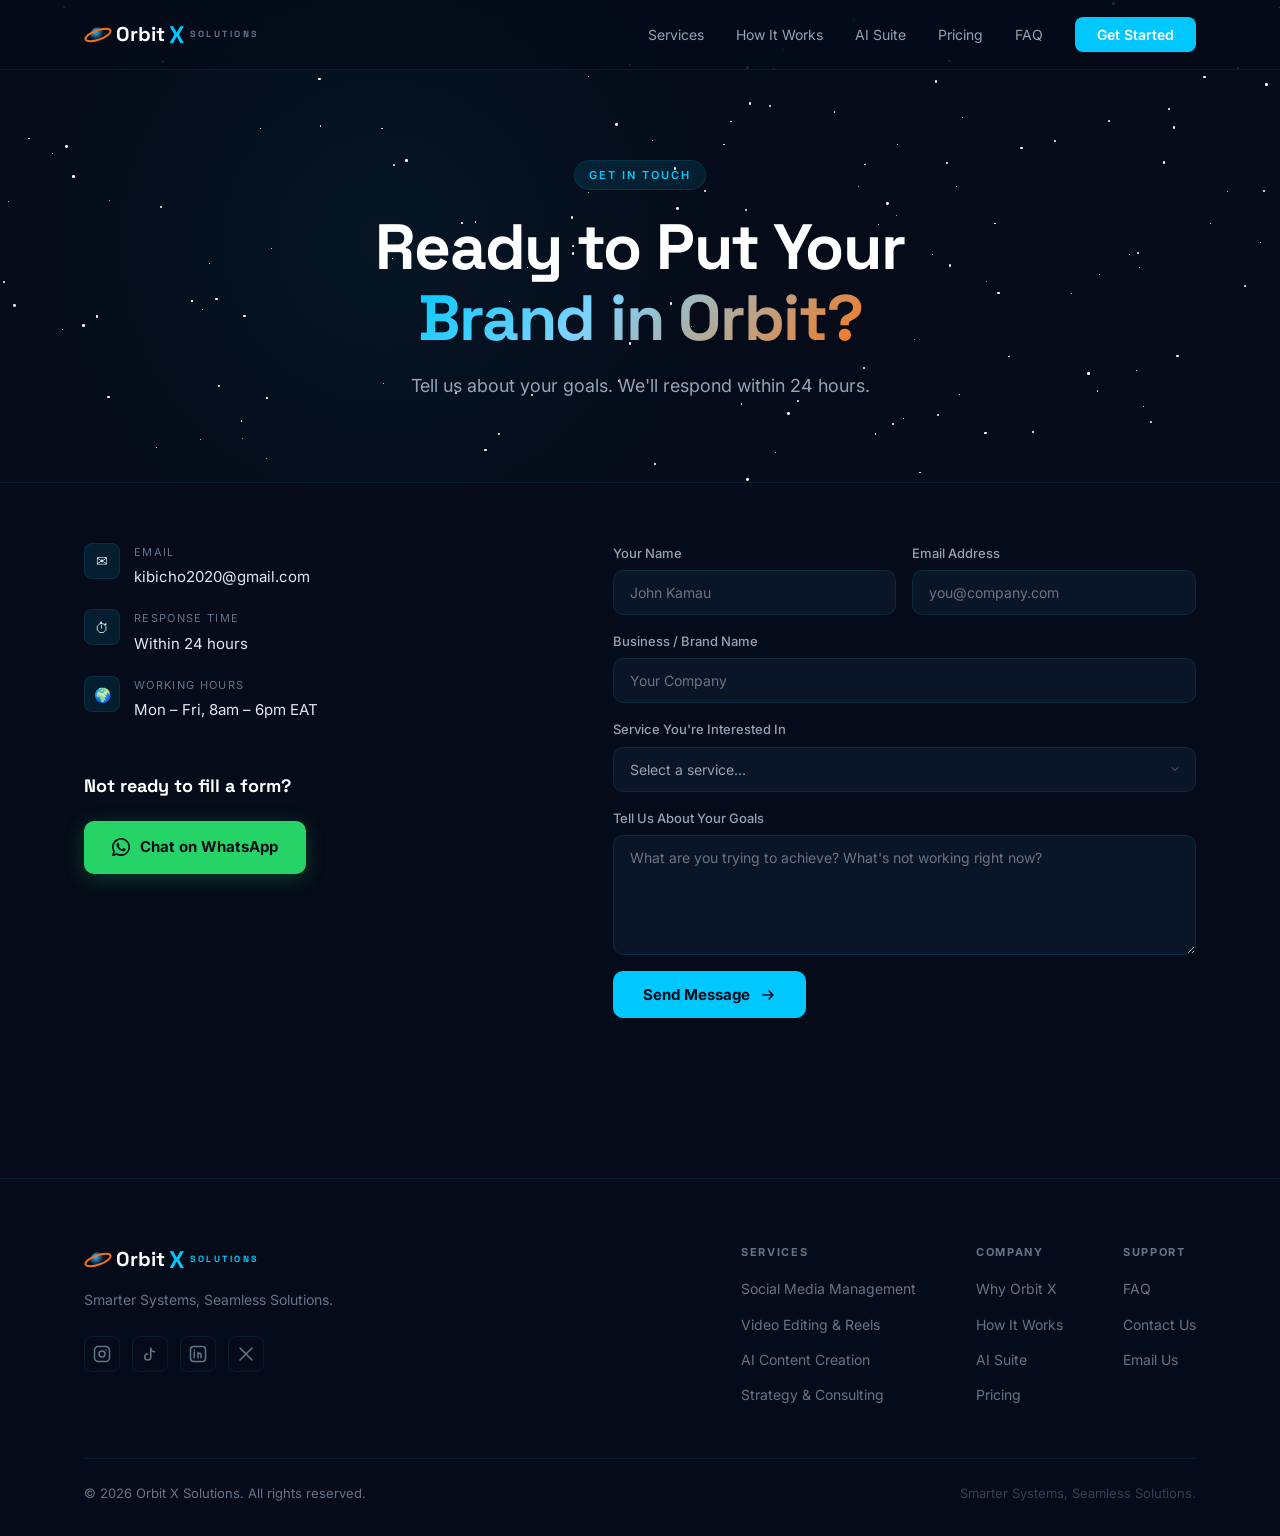
<file: contact.html>
<!DOCTYPE html>
<html lang="en">
<head>
  <meta charset="UTF-8" />
  <meta name="viewport" content="width=device-width, initial-scale=1.0" />
  <title>Contact — Orbit X Solutions</title>
  <meta name="description" content="Get in touch with Orbit X Solutions. We respond within 24 hours." />
  <link rel="icon" type="image/svg+xml" href="favicon.svg" />
  <link rel="preconnect" href="https://fonts.googleapis.com" />
  <link href="https://fonts.googleapis.com/css2?family=Inter:wght@300;400;500;600;700;800;900&family=Space+Grotesk:wght@400;500;600;700;800&display=swap" rel="stylesheet" />
  <link rel="stylesheet" href="styles.css" />
</head>
<body>

  <div class="page-transition" id="pageTransition"></div>
  <div class="scroll-progress" id="scrollProgress"></div>

  <nav id="navbar">
    <div class="nav-inner">
      <a href="index.html" class="logo nav-link">
        <svg class="logo-icon" viewBox="0 0 36 36" fill="none"><circle cx="18" cy="18" r="10" fill="url(#p1)"/><ellipse cx="18" cy="18" rx="17" ry="6" stroke="url(#r1)" stroke-width="2.5" fill="none" transform="rotate(-20 18 18)"/><defs><radialGradient id="p1" cx="35%" cy="30%"><stop offset="0%" stop-color="#38bdf8"/><stop offset="100%" stop-color="#0a1628"/></radialGradient><linearGradient id="r1" x1="0" y1="0" x2="36" y2="0"><stop offset="0%" stop-color="#f97316"/><stop offset="100%" stop-color="#ef4444"/></linearGradient></defs></svg>
        <span class="logo-orbit">Orbit</span><span class="logo-x">X</span><span class="logo-systems">SOLUTIONS</span>
      </a>
      <ul class="nav-links">
        <li><a href="services.html" class="nav-link">Services</a></li>
        <li><a href="index.html#process" class="nav-link">How It Works</a></li>
        <li><a href="index.html#ai" class="nav-link">AI Suite</a></li>
        <li><a href="pricing.html" class="nav-link">Pricing</a></li>
        <li><a href="index.html#faq" class="nav-link">FAQ</a></li>
        <li><a href="contact.html" class="nav-link nav-cta active-page">Get Started</a></li>
      </ul>
      <button class="hamburger" id="hamburger" aria-label="Open menu"><span></span><span></span><span></span></button>
    </div>
  </nav>

  <div class="mobile-menu" id="mobileMenu">
    <button class="mobile-close" id="mobileClose">✕</button>
    <ul>
      <li><a href="services.html" class="nav-link mobile-link">Services</a></li>
      <li><a href="index.html#process" class="nav-link mobile-link">How It Works</a></li>
      <li><a href="index.html#ai" class="nav-link mobile-link">AI Suite</a></li>
      <li><a href="pricing.html" class="nav-link mobile-link">Pricing</a></li>
      <li><a href="index.html#faq" class="nav-link mobile-link">FAQ</a></li>
      <li><a href="contact.html" class="nav-link mobile-link mobile-cta">Get Started →</a></li>
    </ul>
  </div>

  <!-- PAGE HERO -->
  <section class="page-hero">
    <div class="stars" id="stars"></div>
    <div class="hero-glow"></div>
    <div class="container">
      <div class="page-hero-inner">
        <span class="section-tag">Get in Touch</span>
        <h1 class="page-hero-title">Ready to Put Your<br /><span class="gradient-text">Brand in Orbit?</span></h1>
        <p class="page-hero-sub">Tell us about your goals. We'll respond within 24 hours.</p>
      </div>
    </div>
  </section>

  <!-- CONTACT BODY -->
  <section class="contact-section" style="border-top:none; padding-top: 60px;">
    <div class="container">
      <div class="contact-inner">
        <div class="contact-left reveal">
          <div class="contact-details">
            <div class="contact-item">
              <span class="contact-icon">✉</span>
              <div><span class="contact-label">Email</span><span class="contact-value">kibicho2020@gmail.com</span></div>
            </div>
            <div class="contact-item">
              <span class="contact-icon">⏱</span>
              <div><span class="contact-label">Response Time</span><span class="contact-value">Within 24 hours</span></div>
            </div>
            <div class="contact-item">
              <span class="contact-icon">🌍</span>
              <div><span class="contact-label">Working Hours</span><span class="contact-value">Mon – Fri, 8am – 6pm EAT</span></div>
            </div>
          </div>

          <div style="margin-top: 48px;">
            <h3 style="font-family:var(--font-display);font-size:18px;color:var(--white);margin-bottom:20px;">Not ready to fill a form?</h3>
            <a href="https://wa.me/254741219623?text=Hi%20Orbit%20X%2C%20I%27m%20interested%20in%20your%20services."
               target="_blank" rel="noopener"
               class="btn-primary"
               style="background:#25d366;box-shadow:0 4px 20px rgba(37,211,102,0.25);display:inline-flex;gap:10px;align-items:center;">
              <svg width="18" height="18" viewBox="0 0 24 24" fill="currentColor"><path d="M17.472 14.382c-.297-.149-1.758-.867-2.03-.967-.273-.099-.471-.148-.67.15-.197.297-.767.966-.94 1.164-.173.199-.347.223-.644.075-.297-.15-1.255-.463-2.39-1.475-.883-.788-1.48-1.761-1.653-2.059-.173-.297-.018-.458.13-.606.134-.133.298-.347.446-.52.149-.174.198-.298.298-.497.099-.198.05-.371-.025-.52-.075-.149-.669-1.612-.916-2.207-.242-.579-.487-.5-.669-.51-.173-.008-.371-.01-.57-.01-.198 0-.52.074-.792.372-.272.297-1.04 1.016-1.04 2.479 0 1.462 1.065 2.875 1.213 3.074.149.198 2.096 3.2 5.077 4.487.709.306 1.262.489 1.694.625.712.227 1.36.195 1.871.118.571-.085 1.758-.719 2.006-1.413.248-.694.248-1.289.173-1.413-.074-.124-.272-.198-.57-.347z"/><path d="M12 0C5.373 0 0 5.373 0 12c0 2.125.555 4.122 1.528 5.855L.057 23.5a.5.5 0 0 0 .623.622l5.701-1.496A11.945 11.945 0 0 0 12 24c6.627 0 12-5.373 12-12S18.627 0 12 0zm0 21.818a9.818 9.818 0 0 1-5.006-1.367l-.36-.214-3.72.976.993-3.628-.234-.373A9.818 9.818 0 1 1 12 21.818z"/></svg>
              Chat on WhatsApp
            </a>
          </div>
        </div>
        <div class="contact-right reveal">
          <form id="contactForm" action="https://formsubmit.co/kibicho2020@gmail.com" method="POST" class="contact-form">
            <input type="hidden" name="_subject" value="New enquiry from Orbit X website" />
            <input type="hidden" name="_next" value="https://kibichokaranja.github.io/orbitx-website/contact.html?sent=1" />
            <input type="hidden" name="_captcha" value="false" />
            <div class="form-row">
              <div class="form-group">
                <label for="name">Your Name</label>
                <input type="text" id="name" name="name" placeholder="John Kamau" required />
              </div>
              <div class="form-group">
                <label for="email">Email Address</label>
                <input type="email" id="email" name="email" placeholder="you@company.com" required />
              </div>
            </div>
            <div class="form-group">
              <label for="business">Business / Brand Name</label>
              <input type="text" id="business" name="business" placeholder="Your Company" />
            </div>
            <div class="form-group">
              <label for="service">Service You're Interested In</label>
              <select id="service" name="service" required>
                <option value="" disabled selected>Select a service...</option>
                <option>Social Media Management</option>
                <option>Video Editing & Reels</option>
                <option>AI Content Creation</option>
                <option>Strategy & Consulting</option>
                <option>Full Package — All Services</option>
                <option>Custom / Not Sure Yet</option>
              </select>
            </div>
            <div class="form-group">
              <label for="message">Tell Us About Your Goals</label>
              <textarea id="message" name="message" rows="4" placeholder="What are you trying to achieve? What's not working right now?" required></textarea>
            </div>
            <button type="submit" class="btn-submit" id="submitBtn">
              <span class="btn-text">Send Message</span>
              <svg class="btn-arrow" width="16" height="16" viewBox="0 0 16 16" fill="none"><path d="M3 8h10M9 4l4 4-4 4" stroke="currentColor" stroke-width="1.5" stroke-linecap="round" stroke-linejoin="round"/></svg>
            </button>
            <div class="form-success" id="formSuccess"><span>✓</span> Message received — we'll be in touch within 24 hours.</div>
            <div class="form-error" id="formError">Something went wrong. Please email us at kibicho2020@gmail.com</div>
          </form>
        </div>
      </div>
    </div>
  </section>

  <footer class="footer" style="margin-top:60px">
    <div class="container">
      <div class="footer-inner">
        <div class="footer-brand">
          <a href="index.html" class="logo nav-link" style="margin-bottom:12px;display:inline-flex;"><svg class="logo-icon" viewBox="0 0 36 36" fill="none"><circle cx="18" cy="18" r="10" fill="url(#p5)"/><ellipse cx="18" cy="18" rx="17" ry="6" stroke="url(#r5)" stroke-width="2.5" fill="none" transform="rotate(-20 18 18)"/><defs><radialGradient id="p5" cx="35%" cy="30%"><stop offset="0%" stop-color="#38bdf8"/><stop offset="100%" stop-color="#0a1628"/></radialGradient><linearGradient id="r5" x1="0" y1="0" x2="36" y2="0"><stop offset="0%" stop-color="#f97316"/><stop offset="100%" stop-color="#ef4444"/></linearGradient></defs></svg><span class="logo-orbit">Orbit</span><span class="logo-x">X</span><span class="logo-systems" style="color:var(--cyan)">SOLUTIONS</span></a>
          <p>Smarter Systems, Seamless Solutions.</p>
          <div class="footer-social">
            <a href="#" aria-label="Instagram"><svg width="18" height="18" viewBox="0 0 24 24" fill="none"><rect x="2" y="2" width="20" height="20" rx="5" stroke="currentColor" stroke-width="2"/><circle cx="12" cy="12" r="4" stroke="currentColor" stroke-width="2"/><circle cx="17.5" cy="6.5" r="1" fill="currentColor"/></svg></a>
            <a href="#" aria-label="TikTok"><svg width="18" height="18" viewBox="0 0 24 24" fill="none"><path d="M9 12a4 4 0 1 0 4 4V4a5 5 0 0 0 5 5" stroke="currentColor" stroke-width="2" stroke-linecap="round" stroke-linejoin="round"/></svg></a>
            <a href="#" aria-label="LinkedIn"><svg width="18" height="18" viewBox="0 0 24 24" fill="none"><rect x="2" y="2" width="20" height="20" rx="4" stroke="currentColor" stroke-width="2"/><path d="M7 10v7M7 7v.5M12 17v-4a2 2 0 0 1 4 0v4M12 10v7" stroke="currentColor" stroke-width="2" stroke-linecap="round"/></svg></a>
            <a href="#" aria-label="X"><svg width="18" height="18" viewBox="0 0 24 24" fill="none"><path d="M4 4l16 16M4 20L20 4" stroke="currentColor" stroke-width="2" stroke-linecap="round"/></svg></a>
          </div>
        </div>
        <div class="footer-links">
          <div class="footer-col"><h5>Services</h5><a href="services.html" class="nav-link">Social Media Management</a><a href="services.html" class="nav-link">Video Editing & Reels</a><a href="services.html" class="nav-link">AI Content Creation</a><a href="services.html" class="nav-link">Strategy & Consulting</a></div>
          <div class="footer-col"><h5>Company</h5><a href="index.html#why" class="nav-link">Why Orbit X</a><a href="index.html#process" class="nav-link">How It Works</a><a href="index.html#ai" class="nav-link">AI Suite</a><a href="pricing.html" class="nav-link">Pricing</a></div>
          <div class="footer-col"><h5>Support</h5><a href="index.html#faq" class="nav-link">FAQ</a><a href="contact.html" class="nav-link">Contact Us</a><a href="mailto:kibicho2020@gmail.com">Email Us</a></div>
        </div>
      </div>
      <div class="footer-bottom"><p>© 2026 Orbit X Solutions. All rights reserved.</p><p class="footer-tagline">Smarter Systems, Seamless Solutions.</p></div>
    </div>
  </footer>

  <button class="back-to-top" id="backToTop" aria-label="Back to top"><svg width="16" height="16" viewBox="0 0 16 16" fill="none"><path d="M8 12V4M4 8l4-4 4 4" stroke="currentColor" stroke-width="1.5" stroke-linecap="round" stroke-linejoin="round"/></svg></button>

  <script src="script.js"></script>
</body>
</html>
</file>
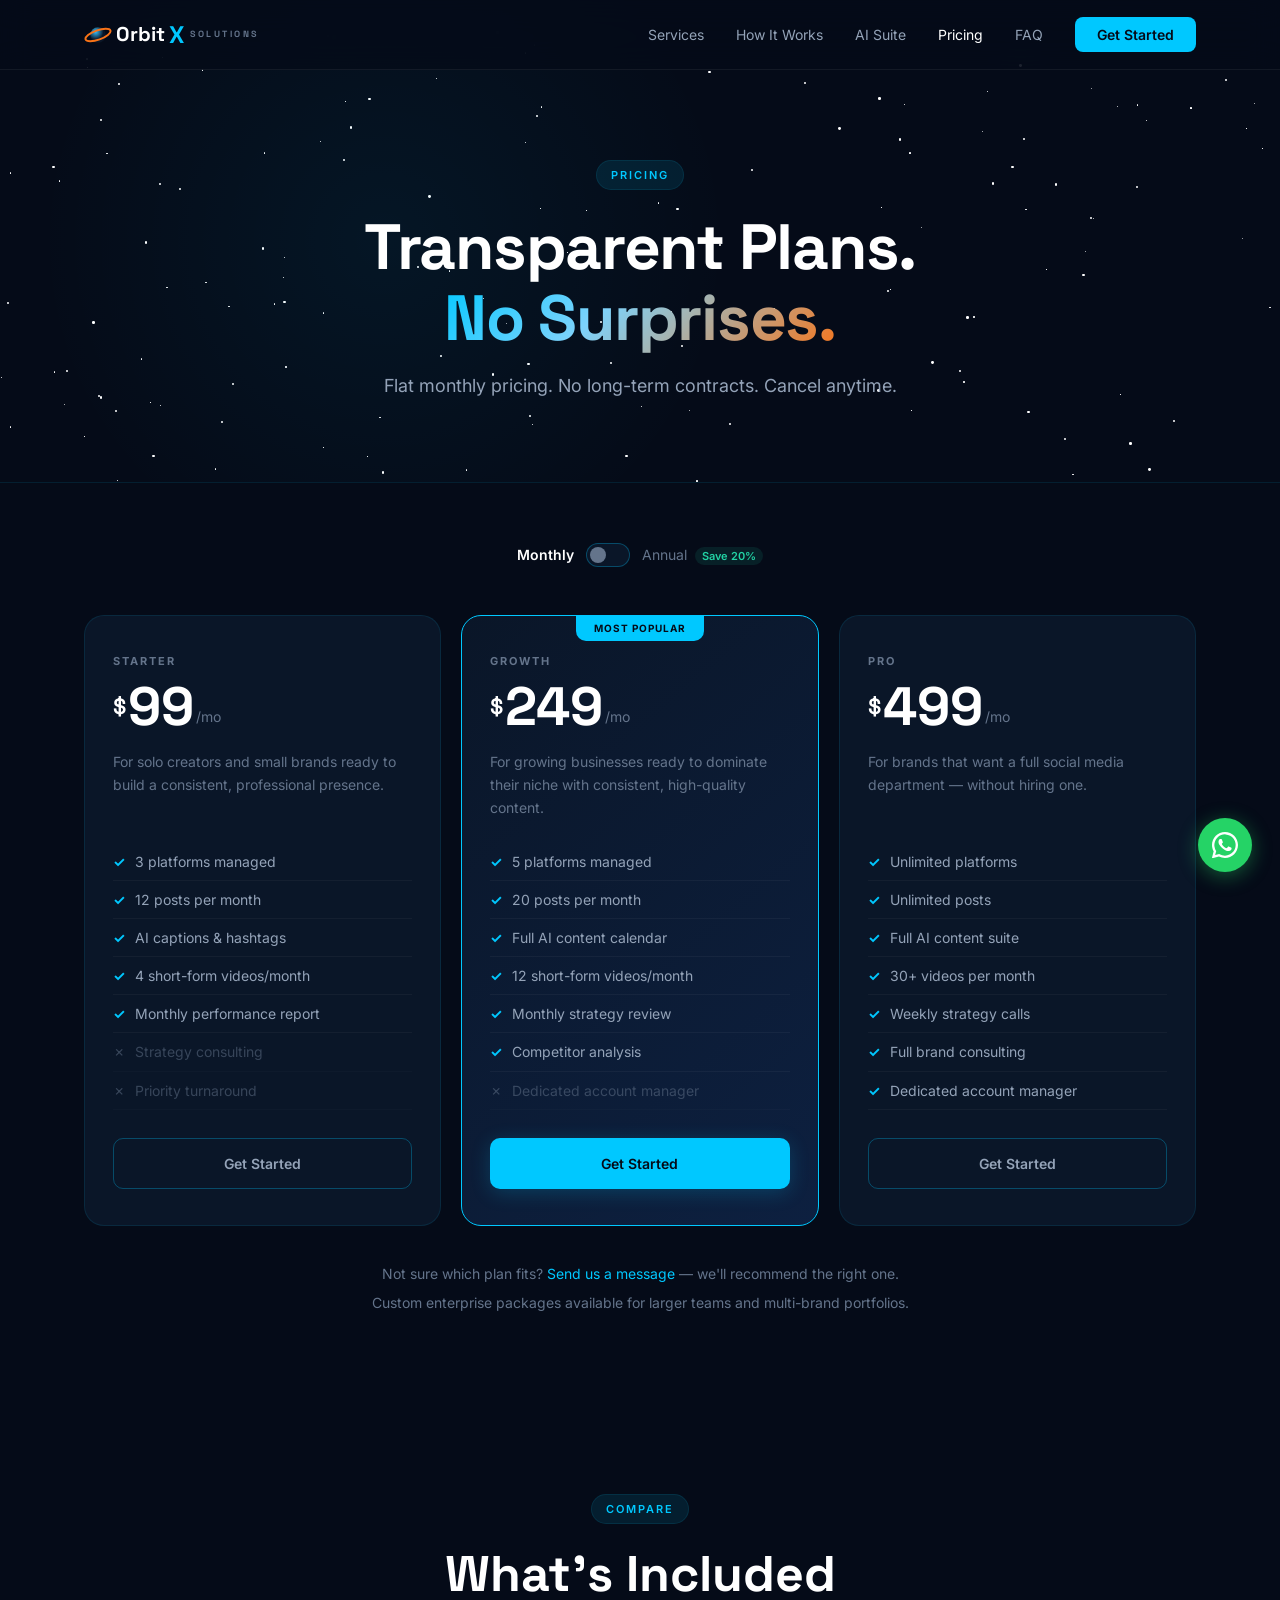
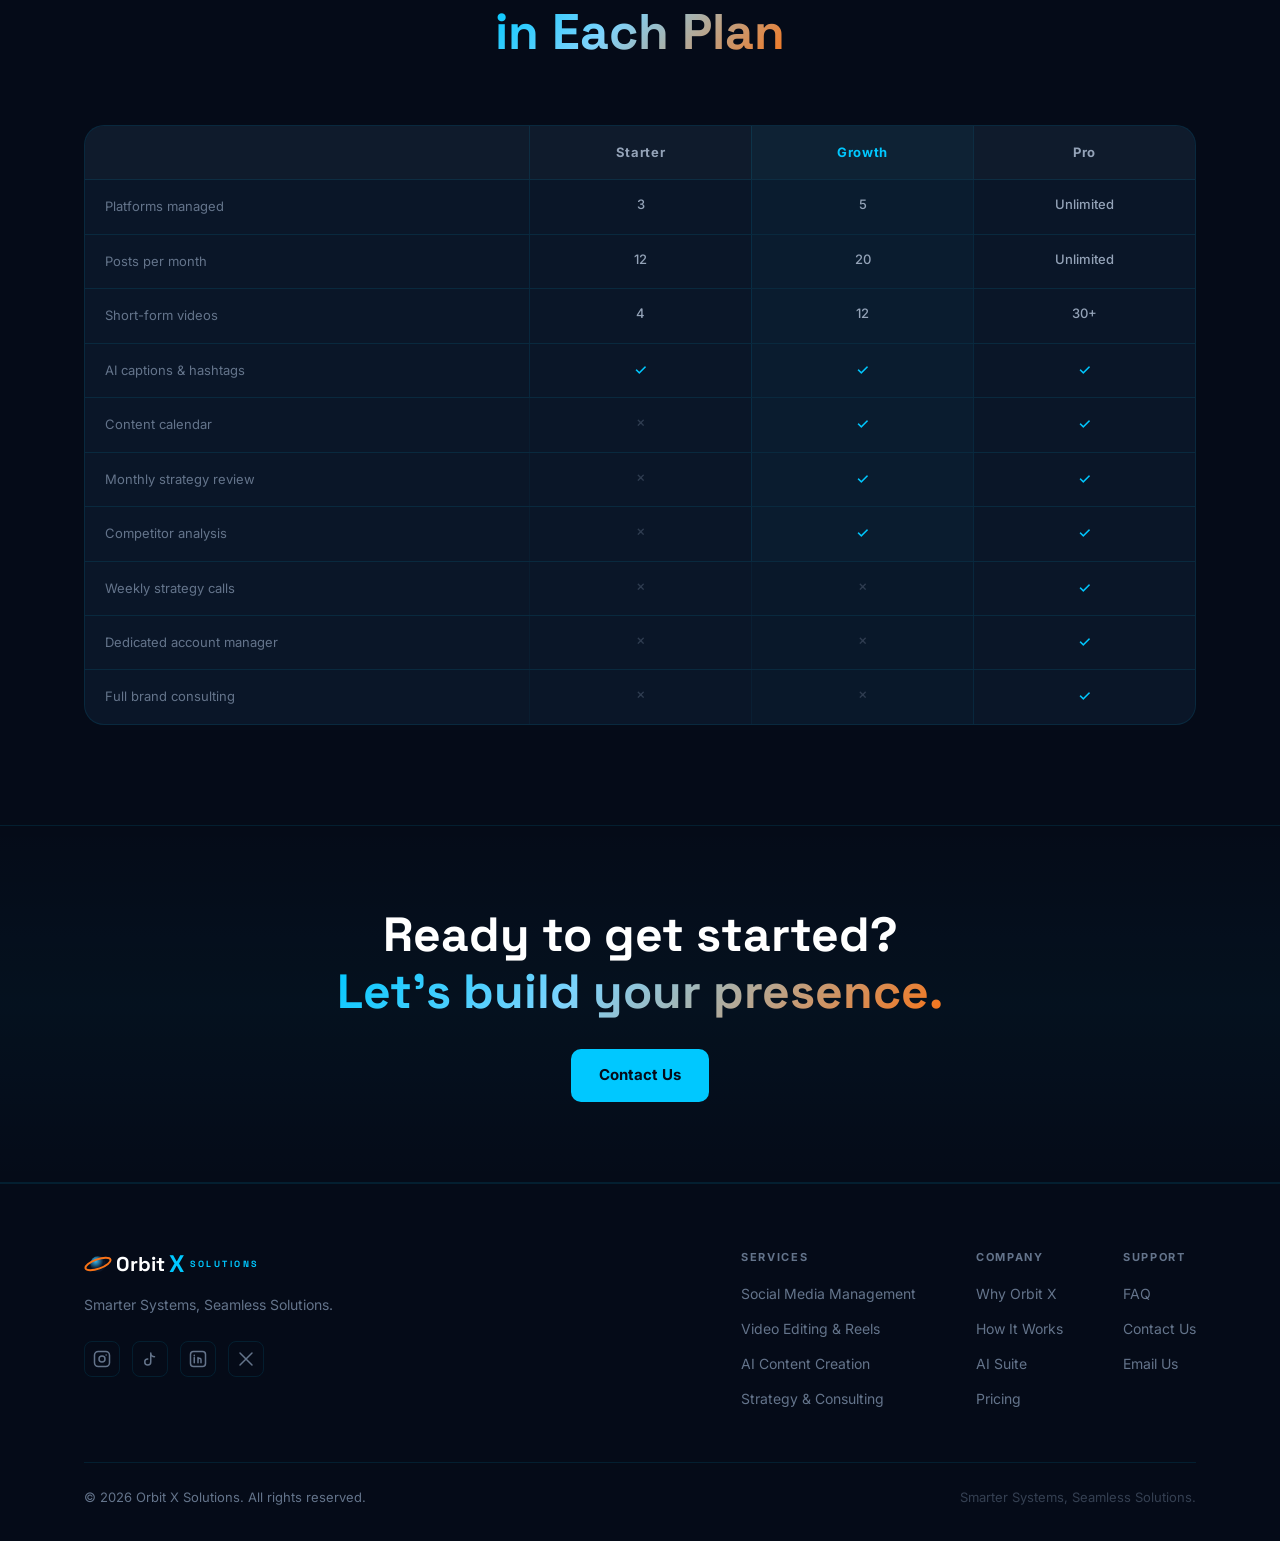
<file: pricing.html>
<!DOCTYPE html>
<html lang="en">
<head>
  <meta charset="UTF-8" />
  <meta name="viewport" content="width=device-width, initial-scale=1.0" />
  <title>Pricing — Orbit X Solutions</title>
  <meta name="description" content="Transparent flat-rate pricing for social media management, video editing, and AI content. No contracts, cancel anytime." />
  <link rel="icon" type="image/svg+xml" href="favicon.svg" />
  <link rel="preconnect" href="https://fonts.googleapis.com" />
  <link href="https://fonts.googleapis.com/css2?family=Inter:wght@300;400;500;600;700;800;900&family=Space+Grotesk:wght@400;500;600;700;800&display=swap" rel="stylesheet" />
  <link rel="stylesheet" href="styles.css" />
</head>
<body>

  <div class="page-transition" id="pageTransition"></div>
  <div class="scroll-progress" id="scrollProgress"></div>

  <nav id="navbar">
    <div class="nav-inner">
      <a href="index.html" class="logo nav-link">
        <svg class="logo-icon" viewBox="0 0 36 36" fill="none"><circle cx="18" cy="18" r="10" fill="url(#p1)"/><ellipse cx="18" cy="18" rx="17" ry="6" stroke="url(#r1)" stroke-width="2.5" fill="none" transform="rotate(-20 18 18)"/><defs><radialGradient id="p1" cx="35%" cy="30%"><stop offset="0%" stop-color="#38bdf8"/><stop offset="100%" stop-color="#0a1628"/></radialGradient><linearGradient id="r1" x1="0" y1="0" x2="36" y2="0"><stop offset="0%" stop-color="#f97316"/><stop offset="100%" stop-color="#ef4444"/></linearGradient></defs></svg>
        <span class="logo-orbit">Orbit</span><span class="logo-x">X</span><span class="logo-systems">SOLUTIONS</span>
      </a>
      <ul class="nav-links">
        <li><a href="services.html" class="nav-link">Services</a></li>
        <li><a href="index.html#process" class="nav-link">How It Works</a></li>
        <li><a href="index.html#ai" class="nav-link">AI Suite</a></li>
        <li><a href="pricing.html" class="nav-link active-page">Pricing</a></li>
        <li><a href="index.html#faq" class="nav-link">FAQ</a></li>
        <li><a href="contact.html" class="nav-link nav-cta">Get Started</a></li>
      </ul>
      <button class="hamburger" id="hamburger" aria-label="Open menu"><span></span><span></span><span></span></button>
    </div>
  </nav>

  <div class="mobile-menu" id="mobileMenu">
    <button class="mobile-close" id="mobileClose">✕</button>
    <ul>
      <li><a href="services.html" class="nav-link mobile-link">Services</a></li>
      <li><a href="index.html#process" class="nav-link mobile-link">How It Works</a></li>
      <li><a href="index.html#ai" class="nav-link mobile-link">AI Suite</a></li>
      <li><a href="pricing.html" class="nav-link mobile-link">Pricing</a></li>
      <li><a href="index.html#faq" class="nav-link mobile-link">FAQ</a></li>
      <li><a href="contact.html" class="nav-link mobile-link mobile-cta">Get Started →</a></li>
    </ul>
  </div>

  <!-- PAGE HERO -->
  <section class="page-hero">
    <div class="stars" id="stars"></div>
    <div class="hero-glow"></div>
    <div class="container">
      <div class="page-hero-inner">
        <span class="section-tag">Pricing</span>
        <h1 class="page-hero-title">Transparent Plans.<br /><span class="gradient-text">No Surprises.</span></h1>
        <p class="page-hero-sub">Flat monthly pricing. No long-term contracts. Cancel anytime.</p>
      </div>
    </div>
  </section>

  <!-- PRICING -->
  <section class="pricing-section" style="padding-top:60px">
    <div class="container">
      <div class="pricing-toggle reveal">
        <span class="toggle-label active" id="toggleMonthly">Monthly</span>
        <div class="toggle-switch" id="billingToggle"><div class="toggle-thumb"></div></div>
        <span class="toggle-label" id="toggleAnnual">Annual <span class="toggle-save">Save 20%</span></span>
      </div>
      <div class="pricing-grid">
        <div class="pricing-card reveal">
          <div class="plan-header">
            <div class="plan-name">Starter</div>
            <div class="plan-price"><span class="currency">$</span><span class="price-num" data-monthly="99" data-annual="79">99</span><span class="period">/mo</span></div>
          </div>
          <p class="plan-desc">For solo creators and small brands ready to build a consistent, professional presence.</p>
          <ul class="plan-features">
            <li class="yes">3 platforms managed</li>
            <li class="yes">12 posts per month</li>
            <li class="yes">AI captions & hashtags</li>
            <li class="yes">4 short-form videos/month</li>
            <li class="yes">Monthly performance report</li>
            <li class="no">Strategy consulting</li>
            <li class="no">Priority turnaround</li>
          </ul>
          <a href="contact.html" class="btn-plan nav-link">Get Started</a>
        </div>
        <div class="pricing-card popular reveal">
          <div class="popular-label">Most Popular</div>
          <div class="plan-header">
            <div class="plan-name">Growth</div>
            <div class="plan-price"><span class="currency">$</span><span class="price-num" data-monthly="249" data-annual="199">249</span><span class="period">/mo</span></div>
          </div>
          <p class="plan-desc">For growing businesses ready to dominate their niche with consistent, high-quality content.</p>
          <ul class="plan-features">
            <li class="yes">5 platforms managed</li>
            <li class="yes">20 posts per month</li>
            <li class="yes">Full AI content calendar</li>
            <li class="yes">12 short-form videos/month</li>
            <li class="yes">Monthly strategy review</li>
            <li class="yes">Competitor analysis</li>
            <li class="no">Dedicated account manager</li>
          </ul>
          <a href="contact.html" class="btn-plan popular-btn nav-link">Get Started</a>
        </div>
        <div class="pricing-card reveal">
          <div class="plan-header">
            <div class="plan-name">Pro</div>
            <div class="plan-price"><span class="currency">$</span><span class="price-num" data-monthly="499" data-annual="399">499</span><span class="period">/mo</span></div>
          </div>
          <p class="plan-desc">For brands that want a full social media department — without hiring one.</p>
          <ul class="plan-features">
            <li class="yes">Unlimited platforms</li>
            <li class="yes">Unlimited posts</li>
            <li class="yes">Full AI content suite</li>
            <li class="yes">30+ videos per month</li>
            <li class="yes">Weekly strategy calls</li>
            <li class="yes">Full brand consulting</li>
            <li class="yes">Dedicated account manager</li>
          </ul>
          <a href="contact.html" class="btn-plan nav-link">Get Started</a>
        </div>
      </div>
      <div class="pricing-footer reveal">
        <p>Not sure which plan fits? <a href="contact.html" class="nav-link" style="color:var(--cyan)">Send us a message</a> — we'll recommend the right one.</p>
        <p>Custom enterprise packages available for larger teams and multi-brand portfolios.</p>
      </div>
    </div>
  </section>

  <!-- COMPARE TABLE -->
  <section style="padding: 80px 0 100px">
    <div class="container">
      <div class="section-header reveal">
        <span class="section-tag">Compare</span>
        <h2>What's Included<br /><span class="gradient-text">in Each Plan</span></h2>
      </div>
      <div class="compare-table reveal">
        <div class="compare-header">
          <div class="compare-feature"></div>
          <div class="compare-plan">Starter</div>
          <div class="compare-plan highlight">Growth</div>
          <div class="compare-plan">Pro</div>
        </div>
        <div class="compare-row"><div class="compare-feature">Platforms managed</div><div class="compare-val">3</div><div class="compare-val highlight">5</div><div class="compare-val">Unlimited</div></div>
        <div class="compare-row"><div class="compare-feature">Posts per month</div><div class="compare-val">12</div><div class="compare-val highlight">20</div><div class="compare-val">Unlimited</div></div>
        <div class="compare-row"><div class="compare-feature">Short-form videos</div><div class="compare-val">4</div><div class="compare-val highlight">12</div><div class="compare-val">30+</div></div>
        <div class="compare-row"><div class="compare-feature">AI captions & hashtags</div><div class="compare-val check-icon">✓</div><div class="compare-val highlight check-icon">✓</div><div class="compare-val check-icon">✓</div></div>
        <div class="compare-row"><div class="compare-feature">Content calendar</div><div class="compare-val cross-icon">✗</div><div class="compare-val highlight check-icon">✓</div><div class="compare-val check-icon">✓</div></div>
        <div class="compare-row"><div class="compare-feature">Monthly strategy review</div><div class="compare-val cross-icon">✗</div><div class="compare-val highlight check-icon">✓</div><div class="compare-val check-icon">✓</div></div>
        <div class="compare-row"><div class="compare-feature">Competitor analysis</div><div class="compare-val cross-icon">✗</div><div class="compare-val highlight check-icon">✓</div><div class="compare-val check-icon">✓</div></div>
        <div class="compare-row"><div class="compare-feature">Weekly strategy calls</div><div class="compare-val cross-icon">✗</div><div class="compare-val highlight cross-icon">✗</div><div class="compare-val check-icon">✓</div></div>
        <div class="compare-row"><div class="compare-feature">Dedicated account manager</div><div class="compare-val cross-icon">✗</div><div class="compare-val highlight cross-icon">✗</div><div class="compare-val check-icon">✓</div></div>
        <div class="compare-row"><div class="compare-feature">Full brand consulting</div><div class="compare-val cross-icon">✗</div><div class="compare-val highlight cross-icon">✗</div><div class="compare-val check-icon">✓</div></div>
      </div>
    </div>
  </section>

  <section class="cta-banner">
    <div class="container">
      <div class="cta-inner reveal">
        <h2>Ready to get started?<br /><span class="gradient-text">Let's build your presence.</span></h2>
        <a href="contact.html" class="btn-primary nav-link">Contact Us</a>
      </div>
    </div>
  </section>

  <footer class="footer">
    <div class="container">
      <div class="footer-inner">
        <div class="footer-brand">
          <a href="index.html" class="logo nav-link" style="margin-bottom:12px;display:inline-flex;"><svg class="logo-icon" viewBox="0 0 36 36" fill="none"><circle cx="18" cy="18" r="10" fill="url(#p4)"/><ellipse cx="18" cy="18" rx="17" ry="6" stroke="url(#r4)" stroke-width="2.5" fill="none" transform="rotate(-20 18 18)"/><defs><radialGradient id="p4" cx="35%" cy="30%"><stop offset="0%" stop-color="#38bdf8"/><stop offset="100%" stop-color="#0a1628"/></radialGradient><linearGradient id="r4" x1="0" y1="0" x2="36" y2="0"><stop offset="0%" stop-color="#f97316"/><stop offset="100%" stop-color="#ef4444"/></linearGradient></defs></svg><span class="logo-orbit">Orbit</span><span class="logo-x">X</span><span class="logo-systems" style="color:var(--cyan)">SOLUTIONS</span></a>
          <p>Smarter Systems, Seamless Solutions.</p>
          <div class="footer-social">
            <a href="#" aria-label="Instagram"><svg width="18" height="18" viewBox="0 0 24 24" fill="none"><rect x="2" y="2" width="20" height="20" rx="5" stroke="currentColor" stroke-width="2"/><circle cx="12" cy="12" r="4" stroke="currentColor" stroke-width="2"/><circle cx="17.5" cy="6.5" r="1" fill="currentColor"/></svg></a>
            <a href="#" aria-label="TikTok"><svg width="18" height="18" viewBox="0 0 24 24" fill="none"><path d="M9 12a4 4 0 1 0 4 4V4a5 5 0 0 0 5 5" stroke="currentColor" stroke-width="2" stroke-linecap="round" stroke-linejoin="round"/></svg></a>
            <a href="#" aria-label="LinkedIn"><svg width="18" height="18" viewBox="0 0 24 24" fill="none"><rect x="2" y="2" width="20" height="20" rx="4" stroke="currentColor" stroke-width="2"/><path d="M7 10v7M7 7v.5M12 17v-4a2 2 0 0 1 4 0v4M12 10v7" stroke="currentColor" stroke-width="2" stroke-linecap="round"/></svg></a>
            <a href="#" aria-label="X"><svg width="18" height="18" viewBox="0 0 24 24" fill="none"><path d="M4 4l16 16M4 20L20 4" stroke="currentColor" stroke-width="2" stroke-linecap="round"/></svg></a>
          </div>
        </div>
        <div class="footer-links">
          <div class="footer-col"><h5>Services</h5><a href="services.html" class="nav-link">Social Media Management</a><a href="services.html" class="nav-link">Video Editing & Reels</a><a href="services.html" class="nav-link">AI Content Creation</a><a href="services.html" class="nav-link">Strategy & Consulting</a></div>
          <div class="footer-col"><h5>Company</h5><a href="index.html#why" class="nav-link">Why Orbit X</a><a href="index.html#process" class="nav-link">How It Works</a><a href="index.html#ai" class="nav-link">AI Suite</a><a href="pricing.html" class="nav-link">Pricing</a></div>
          <div class="footer-col"><h5>Support</h5><a href="index.html#faq" class="nav-link">FAQ</a><a href="contact.html" class="nav-link">Contact Us</a><a href="mailto:kibicho2020@gmail.com">Email Us</a></div>
        </div>
      </div>
      <div class="footer-bottom"><p>© 2026 Orbit X Solutions. All rights reserved.</p><p class="footer-tagline">Smarter Systems, Seamless Solutions.</p></div>
    </div>
  </footer>

  <a href="https://wa.me/254741219623?text=Hi%20Orbit%20X%2C%20I%27m%20interested%20in%20your%20services." class="whatsapp-fab" target="_blank" rel="noopener" aria-label="WhatsApp"><svg width="26" height="26" viewBox="0 0 24 24" fill="currentColor"><path d="M17.472 14.382c-.297-.149-1.758-.867-2.03-.967-.273-.099-.471-.148-.67.15-.197.297-.767.966-.94 1.164-.173.199-.347.223-.644.075-.297-.15-1.255-.463-2.39-1.475-.883-.788-1.48-1.761-1.653-2.059-.173-.297-.018-.458.13-.606.134-.133.298-.347.446-.52.149-.174.198-.298.298-.497.099-.198.05-.371-.025-.52-.075-.149-.669-1.612-.916-2.207-.242-.579-.487-.5-.669-.51-.173-.008-.371-.01-.57-.01-.198 0-.52.074-.792.372-.272.297-1.04 1.016-1.04 2.479 0 1.462 1.065 2.875 1.213 3.074.149.198 2.096 3.2 5.077 4.487.709.306 1.262.489 1.694.625.712.227 1.36.195 1.871.118.571-.085 1.758-.719 2.006-1.413.248-.694.248-1.289.173-1.413-.074-.124-.272-.198-.57-.347z"/><path d="M12 0C5.373 0 0 5.373 0 12c0 2.125.555 4.122 1.528 5.855L.057 23.5a.5.5 0 0 0 .623.622l5.701-1.496A11.945 11.945 0 0 0 12 24c6.627 0 12-5.373 12-12S18.627 0 12 0zm0 21.818a9.818 9.818 0 0 1-5.006-1.367l-.36-.214-3.72.976.993-3.628-.234-.373A9.818 9.818 0 1 1 12 21.818z"/></svg></a>
  <button class="back-to-top" id="backToTop" aria-label="Back to top"><svg width="16" height="16" viewBox="0 0 16 16" fill="none"><path d="M8 12V4M4 8l4-4 4 4" stroke="currentColor" stroke-width="1.5" stroke-linecap="round" stroke-linejoin="round"/></svg></button>

  <script src="script.js"></script>
</body>
</html>
</file>
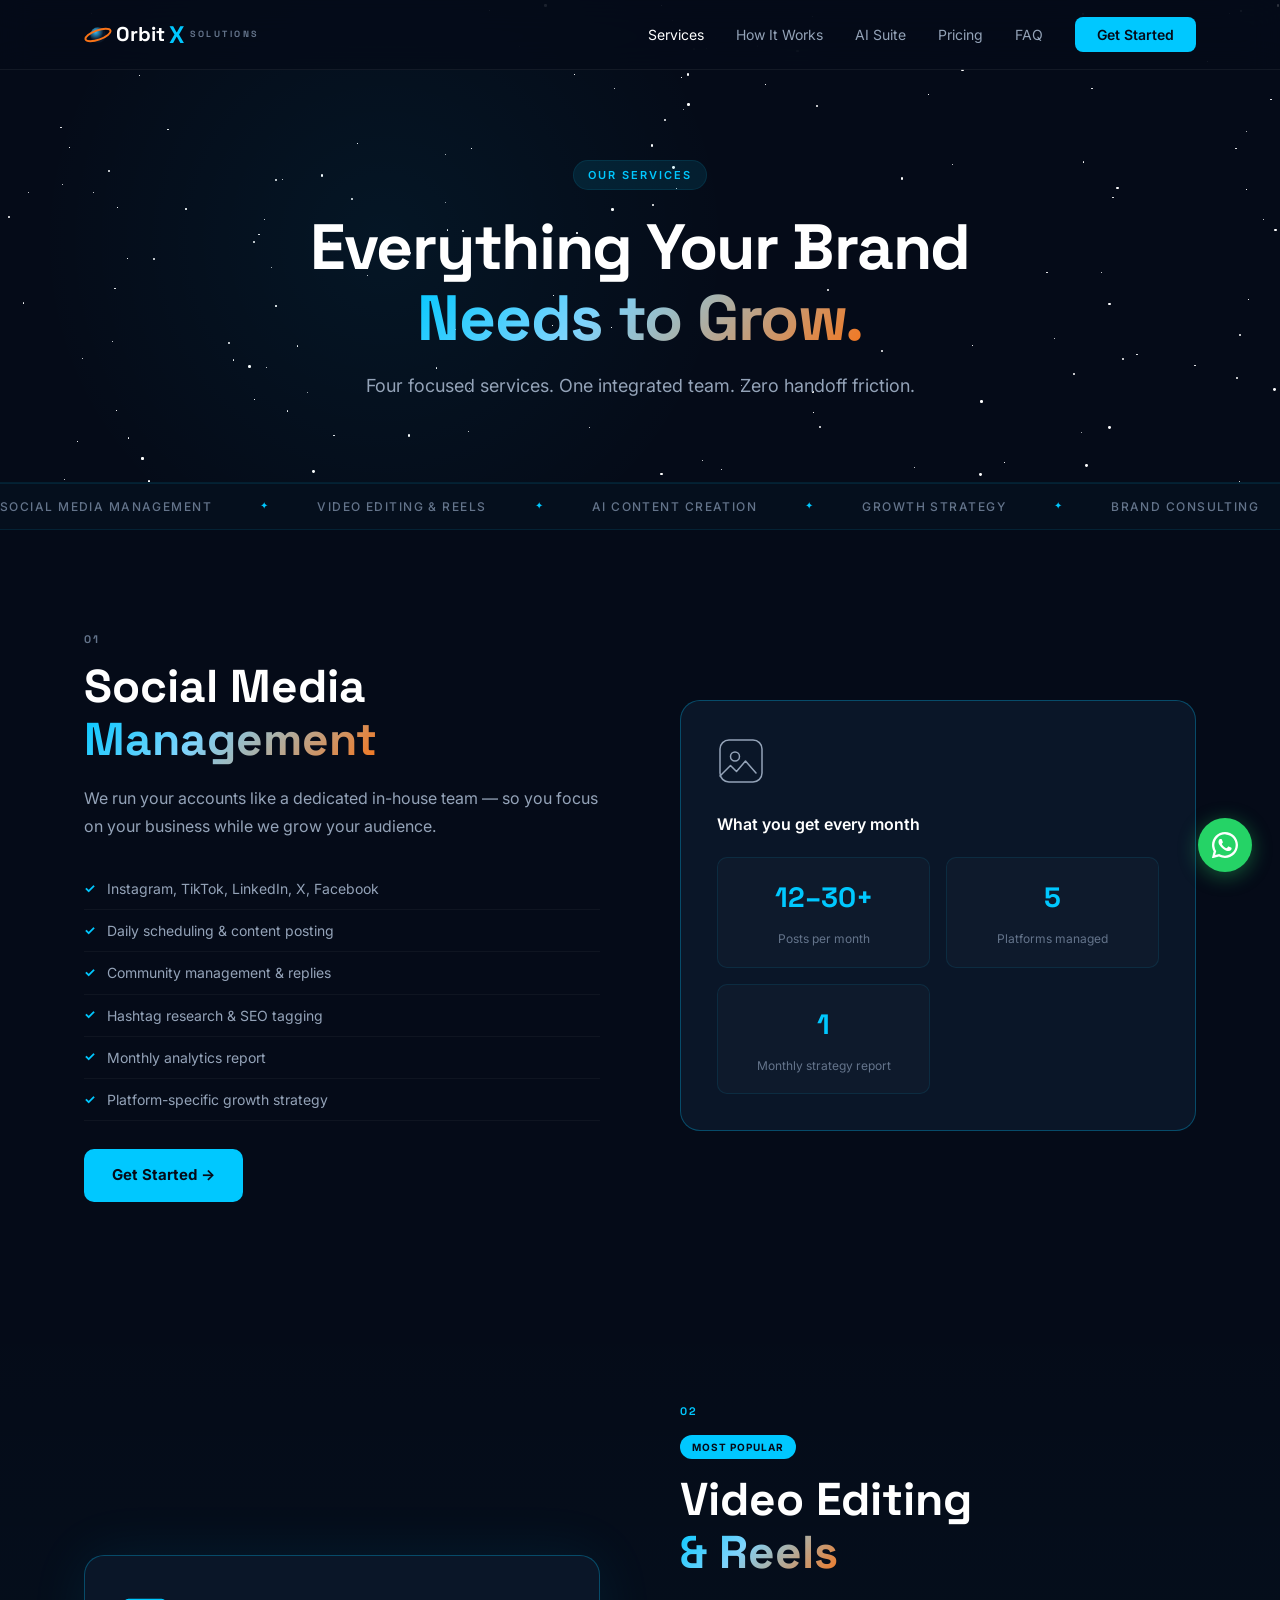
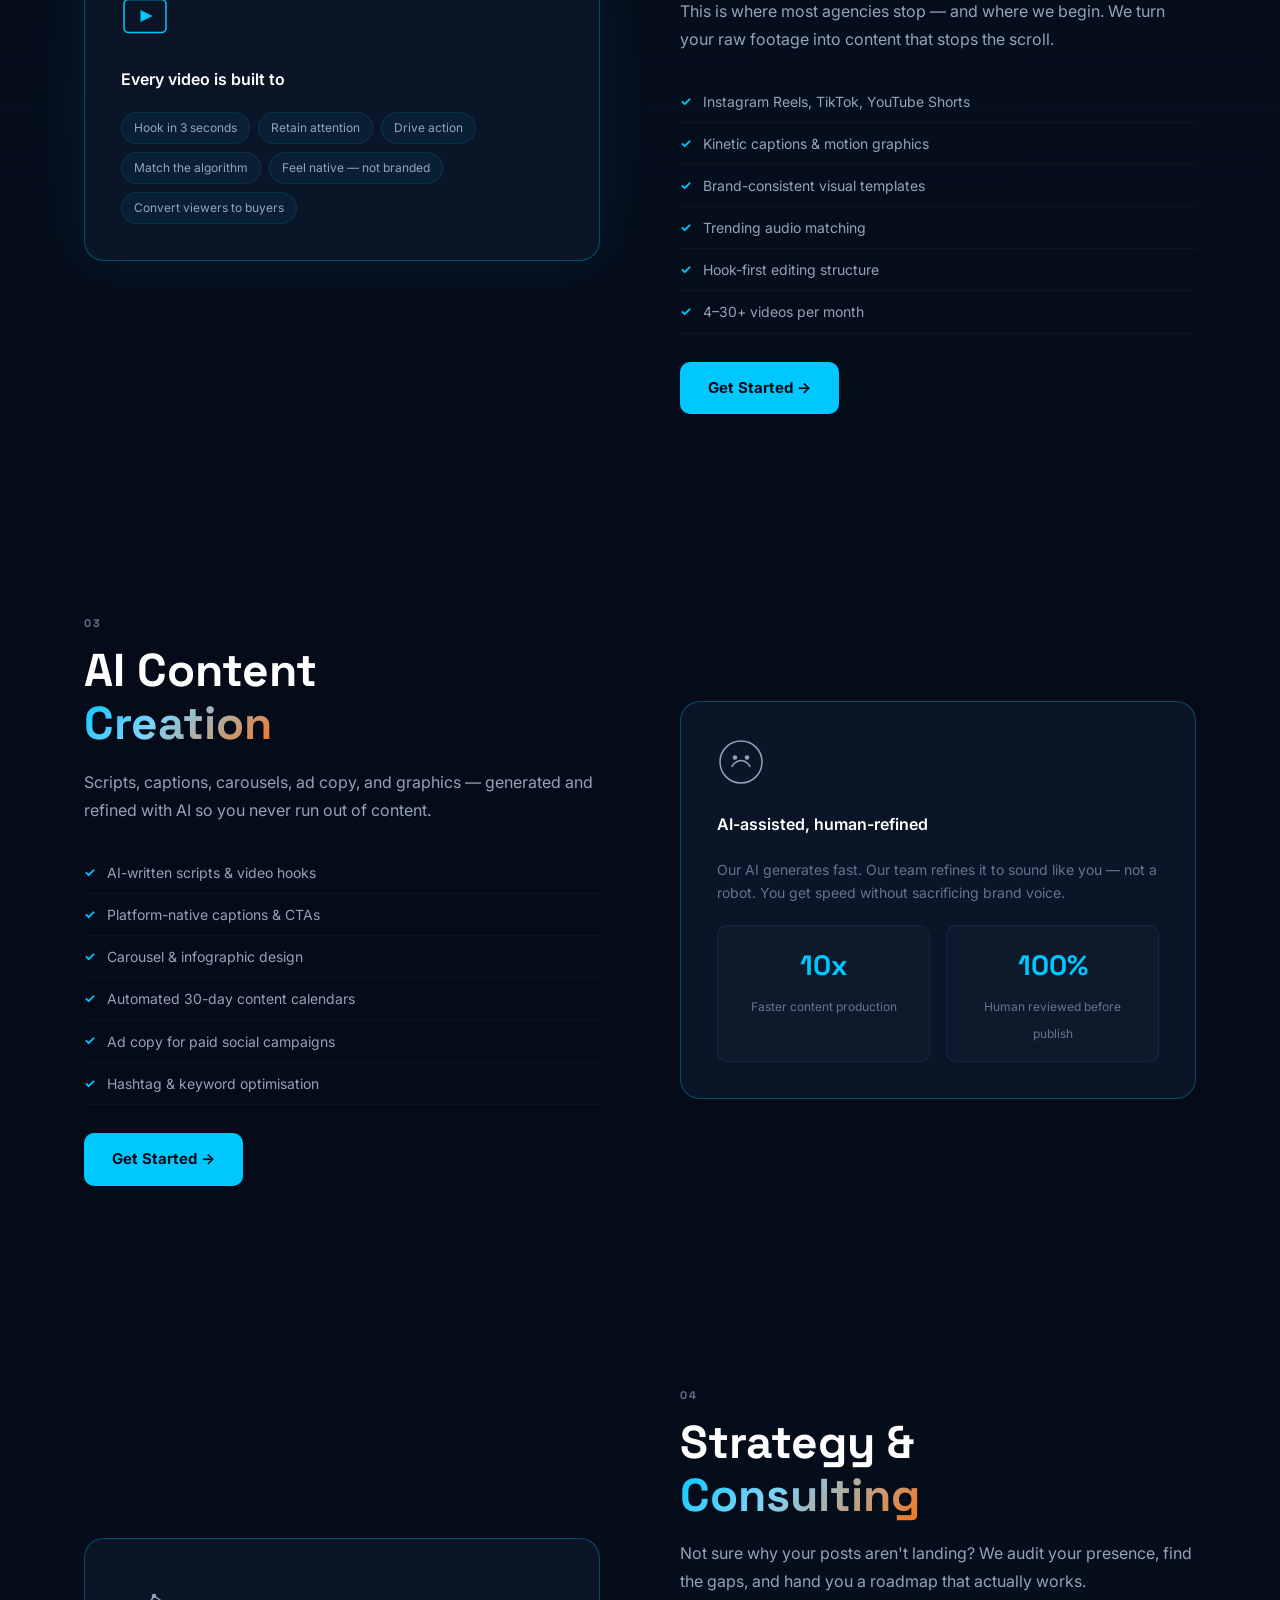
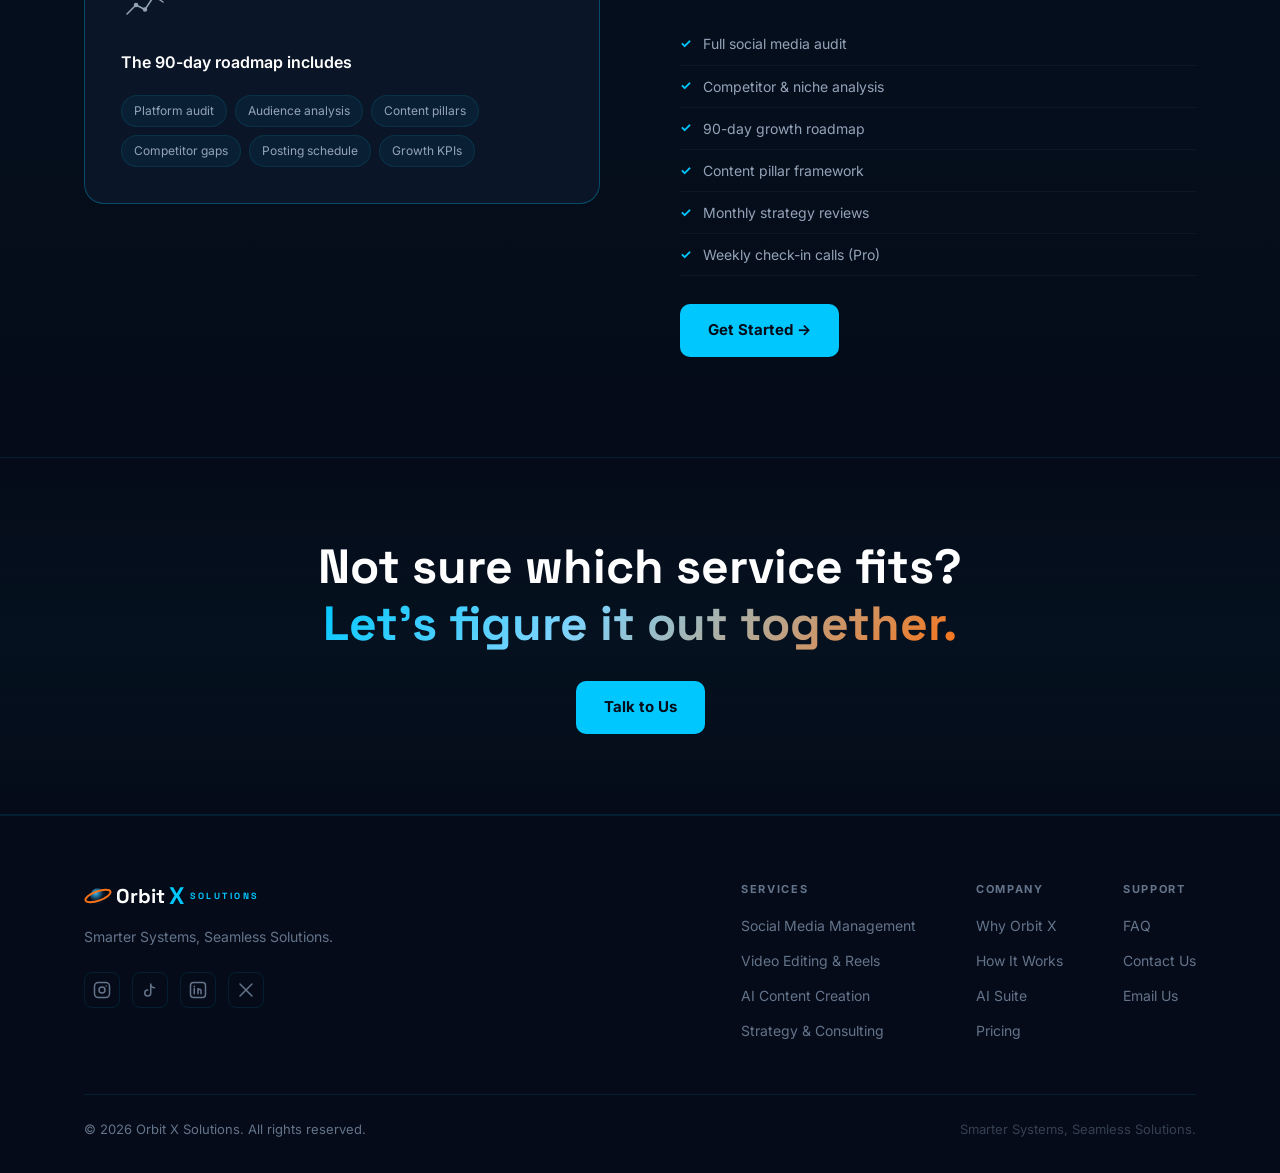
<file: services.html>
<!DOCTYPE html>
<html lang="en">
<head>
  <meta charset="UTF-8" />
  <meta name="viewport" content="width=device-width, initial-scale=1.0" />
  <title>Services — Orbit X Solutions</title>
  <meta name="description" content="Social media management, video editing, AI content creation, and strategy consulting — all under one roof." />
  <link rel="icon" type="image/svg+xml" href="favicon.svg" />
  <link rel="preconnect" href="https://fonts.googleapis.com" />
  <link href="https://fonts.googleapis.com/css2?family=Inter:wght@300;400;500;600;700;800;900&family=Space+Grotesk:wght@400;500;600;700;800&display=swap" rel="stylesheet" />
  <link rel="stylesheet" href="styles.css" />
</head>
<body>

  <div class="page-transition" id="pageTransition"></div>
  <div class="scroll-progress" id="scrollProgress"></div>

  <nav id="navbar">
    <div class="nav-inner">
      <a href="index.html" class="logo nav-link">
        <svg class="logo-icon" viewBox="0 0 36 36" fill="none"><circle cx="18" cy="18" r="10" fill="url(#p1)"/><ellipse cx="18" cy="18" rx="17" ry="6" stroke="url(#r1)" stroke-width="2.5" fill="none" transform="rotate(-20 18 18)"/><defs><radialGradient id="p1" cx="35%" cy="30%"><stop offset="0%" stop-color="#38bdf8"/><stop offset="100%" stop-color="#0a1628"/></radialGradient><linearGradient id="r1" x1="0" y1="0" x2="36" y2="0"><stop offset="0%" stop-color="#f97316"/><stop offset="100%" stop-color="#ef4444"/></linearGradient></defs></svg>
        <span class="logo-orbit">Orbit</span><span class="logo-x">X</span><span class="logo-systems">SOLUTIONS</span>
      </a>
      <ul class="nav-links">
        <li><a href="services.html" class="nav-link active-page">Services</a></li>
        <li><a href="index.html#process" class="nav-link">How It Works</a></li>
        <li><a href="index.html#ai" class="nav-link">AI Suite</a></li>
        <li><a href="pricing.html" class="nav-link">Pricing</a></li>
        <li><a href="index.html#faq" class="nav-link">FAQ</a></li>
        <li><a href="contact.html" class="nav-link nav-cta">Get Started</a></li>
      </ul>
      <button class="hamburger" id="hamburger" aria-label="Open menu"><span></span><span></span><span></span></button>
    </div>
  </nav>

  <div class="mobile-menu" id="mobileMenu">
    <button class="mobile-close" id="mobileClose">✕</button>
    <ul>
      <li><a href="services.html" class="nav-link mobile-link">Services</a></li>
      <li><a href="index.html#process" class="nav-link mobile-link">How It Works</a></li>
      <li><a href="index.html#ai" class="nav-link mobile-link">AI Suite</a></li>
      <li><a href="pricing.html" class="nav-link mobile-link">Pricing</a></li>
      <li><a href="index.html#faq" class="nav-link mobile-link">FAQ</a></li>
      <li><a href="contact.html" class="nav-link mobile-link mobile-cta">Get Started →</a></li>
    </ul>
  </div>

  <!-- PAGE HERO -->
  <section class="page-hero">
    <div class="stars" id="stars"></div>
    <div class="hero-glow"></div>
    <div class="container">
      <div class="page-hero-inner">
        <span class="section-tag">Our Services</span>
        <h1 class="page-hero-title">Everything Your Brand<br /><span class="gradient-text">Needs to Grow.</span></h1>
        <p class="page-hero-sub">Four focused services. One integrated team. Zero handoff friction.</p>
      </div>
    </div>
  </section>

  <div class="ticker-wrap">
    <div class="ticker" aria-hidden="true">
      <span>Social Media Management</span><span class="dot">✦</span><span>Video Editing & Reels</span><span class="dot">✦</span><span>AI Content Creation</span><span class="dot">✦</span><span>Growth Strategy</span><span class="dot">✦</span><span>Brand Consulting</span><span class="dot">✦</span><span>Analytics & Reporting</span><span class="dot">✦</span><span>Social Media Management</span><span class="dot">✦</span><span>Video Editing & Reels</span><span class="dot">✦</span><span>AI Content Creation</span><span class="dot">✦</span><span>Growth Strategy</span><span class="dot">✦</span><span>Brand Consulting</span><span class="dot">✦</span><span>Analytics & Reporting</span><span class="dot">✦</span>
    </div>
  </div>

  <!-- SERVICE DETAIL: 01 -->
  <section class="service-detail" id="management">
    <div class="container">
      <div class="service-detail-inner">
        <div class="service-detail-left reveal">
          <div class="service-detail-num">01</div>
          <h2>Social Media<br /><span class="gradient-text">Management</span></h2>
          <p class="service-detail-lead">We run your accounts like a dedicated in-house team — so you focus on your business while we grow your audience.</p>
          <ul class="service-detail-features">
            <li><span class="feat-icon">✓</span>Instagram, TikTok, LinkedIn, X, Facebook</li>
            <li><span class="feat-icon">✓</span>Daily scheduling & content posting</li>
            <li><span class="feat-icon">✓</span>Community management & replies</li>
            <li><span class="feat-icon">✓</span>Hashtag research & SEO tagging</li>
            <li><span class="feat-icon">✓</span>Monthly analytics report</li>
            <li><span class="feat-icon">✓</span>Platform-specific growth strategy</li>
          </ul>
          <a href="contact.html" class="btn-primary nav-link" style="margin-top:28px;display:inline-flex;">Get Started →</a>
        </div>
        <div class="service-detail-right reveal">
          <div class="service-detail-card">
            <div class="sdc-icon"><svg viewBox="0 0 64 64" fill="none" width="48" height="48"><rect x="4" y="4" width="56" height="56" rx="12" stroke="currentColor" stroke-width="2"/><circle cx="24" cy="26" r="6" stroke="currentColor" stroke-width="2"/><path d="M4 52l14-14 8 8 12-14 14 16" stroke="currentColor" stroke-width="2" stroke-linecap="round" stroke-linejoin="round"/></svg></div>
            <h4>What you get every month</h4>
            <div class="sdc-metrics">
              <div class="sdc-metric"><span class="sdc-val">12–30+</span><span class="sdc-label">Posts per month</span></div>
              <div class="sdc-metric"><span class="sdc-val">5</span><span class="sdc-label">Platforms managed</span></div>
              <div class="sdc-metric"><span class="sdc-val">1</span><span class="sdc-label">Monthly strategy report</span></div>
            </div>
          </div>
        </div>
      </div>
    </div>
  </section>

  <!-- SERVICE DETAIL: 02 -->
  <section class="service-detail alt-bg" id="video">
    <div class="container">
      <div class="service-detail-inner reverse">
        <div class="service-detail-left reveal">
          <div class="service-detail-num" style="color:var(--cyan)">02</div>
          <div class="popular-inline-badge">Most Popular</div>
          <h2>Video Editing<br /><span class="gradient-text">& Reels</span></h2>
          <p class="service-detail-lead">This is where most agencies stop — and where we begin. We turn your raw footage into content that stops the scroll.</p>
          <ul class="service-detail-features">
            <li><span class="feat-icon">✓</span>Instagram Reels, TikTok, YouTube Shorts</li>
            <li><span class="feat-icon">✓</span>Kinetic captions & motion graphics</li>
            <li><span class="feat-icon">✓</span>Brand-consistent visual templates</li>
            <li><span class="feat-icon">✓</span>Trending audio matching</li>
            <li><span class="feat-icon">✓</span>Hook-first editing structure</li>
            <li><span class="feat-icon">✓</span>4–30+ videos per month</li>
          </ul>
          <a href="contact.html" class="btn-primary nav-link" style="margin-top:28px;display:inline-flex;">Get Started →</a>
        </div>
        <div class="service-detail-right reveal">
          <div class="service-detail-card glow-card">
            <div class="sdc-icon" style="color:var(--cyan)"><svg viewBox="0 0 64 64" fill="none" width="48" height="48"><rect x="4" y="10" width="56" height="44" rx="6" stroke="currentColor" stroke-width="2"/><path d="M26 24l16 8-16 8V24z" fill="currentColor"/></svg></div>
            <h4>Every video is built to</h4>
            <div class="sdc-tags">
              <span>Hook in 3 seconds</span>
              <span>Retain attention</span>
              <span>Drive action</span>
              <span>Match the algorithm</span>
              <span>Feel native — not branded</span>
              <span>Convert viewers to buyers</span>
            </div>
          </div>
        </div>
      </div>
    </div>
  </section>

  <!-- SERVICE DETAIL: 03 -->
  <section class="service-detail" id="ai-content">
    <div class="container">
      <div class="service-detail-inner">
        <div class="service-detail-left reveal">
          <div class="service-detail-num">03</div>
          <h2>AI Content<br /><span class="gradient-text">Creation</span></h2>
          <p class="service-detail-lead">Scripts, captions, carousels, ad copy, and graphics — generated and refined with AI so you never run out of content.</p>
          <ul class="service-detail-features">
            <li><span class="feat-icon">✓</span>AI-written scripts & video hooks</li>
            <li><span class="feat-icon">✓</span>Platform-native captions & CTAs</li>
            <li><span class="feat-icon">✓</span>Carousel & infographic design</li>
            <li><span class="feat-icon">✓</span>Automated 30-day content calendars</li>
            <li><span class="feat-icon">✓</span>Ad copy for paid social campaigns</li>
            <li><span class="feat-icon">✓</span>Hashtag & keyword optimisation</li>
          </ul>
          <a href="contact.html" class="btn-primary nav-link" style="margin-top:28px;display:inline-flex;">Get Started →</a>
        </div>
        <div class="service-detail-right reveal">
          <div class="service-detail-card">
            <div class="sdc-icon"><svg viewBox="0 0 64 64" fill="none" width="48" height="48"><circle cx="32" cy="32" r="28" stroke="currentColor" stroke-width="2"/><path d="M20 38s4-8 12-8 12 8 12 8" stroke="currentColor" stroke-width="2" stroke-linecap="round"/><circle cx="24" cy="26" r="3" fill="currentColor"/><circle cx="40" cy="26" r="3" fill="currentColor"/></svg></div>
            <h4>AI-assisted, human-refined</h4>
            <p style="font-size:14px;color:var(--text-muted);line-height:1.7;">Our AI generates fast. Our team refines it to sound like you — not a robot. You get speed without sacrificing brand voice.</p>
            <div class="sdc-metrics" style="margin-top:20px">
              <div class="sdc-metric"><span class="sdc-val">10x</span><span class="sdc-label">Faster content production</span></div>
              <div class="sdc-metric"><span class="sdc-val">100%</span><span class="sdc-label">Human reviewed before publish</span></div>
            </div>
          </div>
        </div>
      </div>
    </div>
  </section>

  <!-- SERVICE DETAIL: 04 -->
  <section class="service-detail alt-bg" id="strategy">
    <div class="container">
      <div class="service-detail-inner reverse">
        <div class="service-detail-left reveal">
          <div class="service-detail-num">04</div>
          <h2>Strategy &<br /><span class="gradient-text">Consulting</span></h2>
          <p class="service-detail-lead">Not sure why your posts aren't landing? We audit your presence, find the gaps, and hand you a roadmap that actually works.</p>
          <ul class="service-detail-features">
            <li><span class="feat-icon">✓</span>Full social media audit</li>
            <li><span class="feat-icon">✓</span>Competitor & niche analysis</li>
            <li><span class="feat-icon">✓</span>90-day growth roadmap</li>
            <li><span class="feat-icon">✓</span>Content pillar framework</li>
            <li><span class="feat-icon">✓</span>Monthly strategy reviews</li>
            <li><span class="feat-icon">✓</span>Weekly check-in calls (Pro)</li>
          </ul>
          <a href="contact.html" class="btn-primary nav-link" style="margin-top:28px;display:inline-flex;">Get Started →</a>
        </div>
        <div class="service-detail-right reveal">
          <div class="service-detail-card">
            <div class="sdc-icon"><svg viewBox="0 0 64 64" fill="none" width="48" height="48"><path d="M8 52l12-12 12 6 12-18 12 8" stroke="currentColor" stroke-width="2" stroke-linecap="round" stroke-linejoin="round"/><circle cx="20" cy="40" r="3" fill="currentColor"/><circle cx="32" cy="46" r="3" fill="currentColor"/><circle cx="44" cy="28" r="3" fill="currentColor"/></svg></div>
            <h4>The 90-day roadmap includes</h4>
            <div class="sdc-tags">
              <span>Platform audit</span>
              <span>Audience analysis</span>
              <span>Content pillars</span>
              <span>Competitor gaps</span>
              <span>Posting schedule</span>
              <span>Growth KPIs</span>
            </div>
          </div>
        </div>
      </div>
    </div>
  </section>

  <!-- CTA -->
  <section class="cta-banner">
    <div class="container">
      <div class="cta-inner reveal">
        <h2>Not sure which service fits?<br /><span class="gradient-text">Let's figure it out together.</span></h2>
        <a href="contact.html" class="btn-primary nav-link">Talk to Us</a>
      </div>
    </div>
  </section>

  <footer class="footer">
    <div class="container">
      <div class="footer-inner">
        <div class="footer-brand">
          <a href="index.html" class="logo nav-link" style="margin-bottom:12px;display:inline-flex;"><svg class="logo-icon" viewBox="0 0 36 36" fill="none"><circle cx="18" cy="18" r="10" fill="url(#p3)"/><ellipse cx="18" cy="18" rx="17" ry="6" stroke="url(#r3)" stroke-width="2.5" fill="none" transform="rotate(-20 18 18)"/><defs><radialGradient id="p3" cx="35%" cy="30%"><stop offset="0%" stop-color="#38bdf8"/><stop offset="100%" stop-color="#0a1628"/></radialGradient><linearGradient id="r3" x1="0" y1="0" x2="36" y2="0"><stop offset="0%" stop-color="#f97316"/><stop offset="100%" stop-color="#ef4444"/></linearGradient></defs></svg><span class="logo-orbit">Orbit</span><span class="logo-x">X</span><span class="logo-systems" style="color:var(--cyan)">SOLUTIONS</span></a>
          <p>Smarter Systems, Seamless Solutions.</p>
          <div class="footer-social">
            <a href="#" aria-label="Instagram"><svg width="18" height="18" viewBox="0 0 24 24" fill="none"><rect x="2" y="2" width="20" height="20" rx="5" stroke="currentColor" stroke-width="2"/><circle cx="12" cy="12" r="4" stroke="currentColor" stroke-width="2"/><circle cx="17.5" cy="6.5" r="1" fill="currentColor"/></svg></a>
            <a href="#" aria-label="TikTok"><svg width="18" height="18" viewBox="0 0 24 24" fill="none"><path d="M9 12a4 4 0 1 0 4 4V4a5 5 0 0 0 5 5" stroke="currentColor" stroke-width="2" stroke-linecap="round" stroke-linejoin="round"/></svg></a>
            <a href="#" aria-label="LinkedIn"><svg width="18" height="18" viewBox="0 0 24 24" fill="none"><rect x="2" y="2" width="20" height="20" rx="4" stroke="currentColor" stroke-width="2"/><path d="M7 10v7M7 7v.5M12 17v-4a2 2 0 0 1 4 0v4M12 10v7" stroke="currentColor" stroke-width="2" stroke-linecap="round"/></svg></a>
            <a href="#" aria-label="X"><svg width="18" height="18" viewBox="0 0 24 24" fill="none"><path d="M4 4l16 16M4 20L20 4" stroke="currentColor" stroke-width="2" stroke-linecap="round"/></svg></a>
          </div>
        </div>
        <div class="footer-links">
          <div class="footer-col"><h5>Services</h5><a href="services.html" class="nav-link">Social Media Management</a><a href="services.html" class="nav-link">Video Editing & Reels</a><a href="services.html" class="nav-link">AI Content Creation</a><a href="services.html" class="nav-link">Strategy & Consulting</a></div>
          <div class="footer-col"><h5>Company</h5><a href="index.html#why" class="nav-link">Why Orbit X</a><a href="index.html#process" class="nav-link">How It Works</a><a href="index.html#ai" class="nav-link">AI Suite</a><a href="pricing.html" class="nav-link">Pricing</a></div>
          <div class="footer-col"><h5>Support</h5><a href="index.html#faq" class="nav-link">FAQ</a><a href="contact.html" class="nav-link">Contact Us</a><a href="mailto:kibicho2020@gmail.com">Email Us</a></div>
        </div>
      </div>
      <div class="footer-bottom"><p>© 2026 Orbit X Solutions. All rights reserved.</p><p class="footer-tagline">Smarter Systems, Seamless Solutions.</p></div>
    </div>
  </footer>

  <a href="https://wa.me/254741219623?text=Hi%20Orbit%20X%2C%20I%27m%20interested%20in%20your%20services." class="whatsapp-fab" target="_blank" rel="noopener" aria-label="WhatsApp"><svg width="26" height="26" viewBox="0 0 24 24" fill="currentColor"><path d="M17.472 14.382c-.297-.149-1.758-.867-2.03-.967-.273-.099-.471-.148-.67.15-.197.297-.767.966-.94 1.164-.173.199-.347.223-.644.075-.297-.15-1.255-.463-2.39-1.475-.883-.788-1.48-1.761-1.653-2.059-.173-.297-.018-.458.13-.606.134-.133.298-.347.446-.52.149-.174.198-.298.298-.497.099-.198.05-.371-.025-.52-.075-.149-.669-1.612-.916-2.207-.242-.579-.487-.5-.669-.51-.173-.008-.371-.01-.57-.01-.198 0-.52.074-.792.372-.272.297-1.04 1.016-1.04 2.479 0 1.462 1.065 2.875 1.213 3.074.149.198 2.096 3.2 5.077 4.487.709.306 1.262.489 1.694.625.712.227 1.36.195 1.871.118.571-.085 1.758-.719 2.006-1.413.248-.694.248-1.289.173-1.413-.074-.124-.272-.198-.57-.347z"/><path d="M12 0C5.373 0 0 5.373 0 12c0 2.125.555 4.122 1.528 5.855L.057 23.5a.5.5 0 0 0 .623.622l5.701-1.496A11.945 11.945 0 0 0 12 24c6.627 0 12-5.373 12-12S18.627 0 12 0zm0 21.818a9.818 9.818 0 0 1-5.006-1.367l-.36-.214-3.72.976.993-3.628-.234-.373A9.818 9.818 0 1 1 12 21.818z"/></svg></a>
  <button class="back-to-top" id="backToTop" aria-label="Back to top"><svg width="16" height="16" viewBox="0 0 16 16" fill="none"><path d="M8 12V4M4 8l4-4 4 4" stroke="currentColor" stroke-width="1.5" stroke-linecap="round" stroke-linejoin="round"/></svg></button>

  <script src="script.js"></script>
</body>
</html>
</file>
<file: styles.css>
/* ===== PAGE TRANSITION OVERLAY ===== */
.page-transition {
  position: fixed;
  inset: 0;
  background: var(--bg);
  z-index: 9999;
  pointer-events: none;
  opacity: 0;
  transition: opacity 0.35s ease;
}
.page-transition.active { opacity: 1; pointer-events: all; }
.page-transition.leaving { opacity: 1; animation: fadeInPage 0.4s ease forwards; }
@keyframes fadeInPage { to { opacity: 0; } }

/* ===== PAGE HERO (inner pages) ===== */
.page-hero {
  padding: 160px 24px 80px;
  position: relative;
  overflow: hidden;
  text-align: center;
  border-bottom: 1px solid var(--border);
}
.page-hero-inner { position: relative; z-index: 2; max-width: 700px; margin: 0 auto; }
.page-hero-title {
  font-family: var(--font-display);
  font-size: clamp(36px, 6vw, 64px);
  font-weight: 800;
  line-height: 1.1;
  letter-spacing: -0.02em;
  color: var(--white);
  margin-bottom: 18px;
}
.page-hero-sub {
  font-size: clamp(15px, 2vw, 18px);
  color: var(--text-dim);
  line-height: 1.7;
}

/* ===== ACTIVE PAGE NAV LINK ===== */
.nav-links .active-page { color: var(--white) !important; }

/* ===== SERVICE LINK ===== */
.service-link {
  display: inline-block;
  margin-top: 16px;
  font-size: 13px;
  font-weight: 600;
  color: var(--cyan);
  transition: gap 0.2s;
}
.service-link:hover { opacity: 0.8; }

/* ===== SERVICE DETAIL SECTIONS ===== */
.service-detail { padding: 100px 0; }
.service-detail.alt-bg { background: linear-gradient(180deg, transparent, rgba(0,200,255,0.02), transparent); }
.service-detail-inner {
  display: grid;
  grid-template-columns: 1fr 1fr;
  gap: 80px;
  align-items: center;
}
.service-detail-inner.reverse { direction: rtl; }
.service-detail-inner.reverse > * { direction: ltr; }
.service-detail-num {
  font-family: var(--font-display);
  font-size: 11px;
  font-weight: 700;
  letter-spacing: 0.18em;
  color: var(--text-muted);
  margin-bottom: 12px;
}
.popular-inline-badge {
  display: inline-block;
  background: var(--cyan);
  color: var(--bg);
  font-size: 10px;
  font-weight: 700;
  letter-spacing: 0.1em;
  text-transform: uppercase;
  padding: 4px 12px;
  border-radius: 999px;
  margin-bottom: 14px;
}
.service-detail-left h2 {
  font-family: var(--font-display);
  font-size: clamp(30px, 4vw, 46px);
  font-weight: 700;
  line-height: 1.15;
  color: var(--white);
  margin-bottom: 18px;
}
.service-detail-lead {
  font-size: 16px;
  color: var(--text-dim);
  line-height: 1.75;
  margin-bottom: 28px;
}
.service-detail-features { display: flex; flex-direction: column; gap: 0; }
.service-detail-features li {
  display: flex;
  align-items: center;
  gap: 12px;
  font-size: 14px;
  color: var(--text-dim);
  padding: 9px 0;
  border-bottom: 1px solid rgba(255,255,255,0.04);
}
.feat-icon { color: var(--cyan); font-weight: 700; font-size: 13px; flex-shrink: 0; }

/* SERVICE DETAIL CARD */
.service-detail-card {
  background: var(--bg-card);
  border: 1px solid var(--border-hover);
  border-radius: var(--radius-lg);
  padding: 36px;
}
.service-detail-card.glow-card {
  box-shadow: 0 0 60px rgba(0,200,255,0.08);
  border-color: rgba(0,200,255,0.3);
}
.sdc-icon { color: var(--text-dim); margin-bottom: 18px; }
.service-detail-card h4 {
  font-size: 16px;
  font-weight: 600;
  color: var(--white);
  margin-bottom: 20px;
}
.sdc-metrics {
  display: grid;
  grid-template-columns: 1fr 1fr;
  gap: 16px;
}
.sdc-metric { text-align: center; padding: 16px; background: rgba(255,255,255,0.02); border-radius: 10px; border: 1px solid var(--border); }
.sdc-val { display: block; font-family: var(--font-display); font-size: 28px; font-weight: 800; color: var(--cyan); margin-bottom: 4px; }
.sdc-label { font-size: 12px; color: var(--text-muted); line-height: 1.4; }
.sdc-tags { display: flex; flex-wrap: wrap; gap: 8px; }
.sdc-tags span {
  font-size: 12px;
  color: var(--text-dim);
  background: rgba(0,200,255,0.06);
  border: 1px solid var(--border);
  padding: 5px 12px;
  border-radius: 999px;
}

/* ===== COMPARE TABLE ===== */
.compare-table {
  background: var(--bg-card);
  border: 1px solid var(--border);
  border-radius: var(--radius-lg);
  overflow: hidden;
}
.compare-header, .compare-row {
  display: grid;
  grid-template-columns: 2fr 1fr 1fr 1fr;
}
.compare-header {
  background: rgba(255,255,255,0.02);
  border-bottom: 1px solid var(--border);
  padding: 0;
}
.compare-plan, .compare-feature {
  padding: 16px 20px;
  font-size: 13px;
}
.compare-plan {
  font-weight: 700;
  color: var(--text-dim);
  text-align: center;
  border-left: 1px solid var(--border);
  letter-spacing: 0.05em;
}
.compare-plan.highlight { color: var(--cyan); background: rgba(0,200,255,0.04); }
.compare-feature { color: var(--text-muted); font-size: 13px; }
.compare-row { border-bottom: 1px solid var(--border); }
.compare-row:last-child { border-bottom: none; }
.compare-val {
  padding: 14px 20px;
  font-size: 13px;
  color: var(--text-dim);
  text-align: center;
  border-left: 1px solid var(--border);
  font-weight: 500;
}
.compare-val.highlight { background: rgba(0,200,255,0.03); }
.compare-val.check-icon { color: var(--cyan); font-size: 15px; }
.compare-val.cross-icon { color: var(--text-muted); opacity: 0.4; }

/* ===== VARIABLES ===== */
:root {
  --bg: #050b18;
  --bg-2: #080f20;
  --bg-card: #0a1628;
  --bg-card-hover: #0e1e38;
  --border: rgba(0, 200, 255, 0.1);
  --border-hover: rgba(0, 200, 255, 0.3);
  --cyan: #00c8ff;
  --cyan-dim: rgba(0, 200, 255, 0.1);
  --cyan-glow: rgba(0, 200, 255, 0.2);
  --orange: #f97316;
  --orange-dim: rgba(249, 115, 22, 0.1);
  --green: #22d3a5;
  --red-dim: rgba(239, 68, 68, 0.15);
  --text: #e2e8f0;
  --text-muted: #64748b;
  --text-dim: #94a3b8;
  --white: #ffffff;
  --font: 'Inter', sans-serif;
  --font-display: 'Space Grotesk', sans-serif;
  --radius: 12px;
  --radius-lg: 20px;
  --ease: cubic-bezier(0.4, 0, 0.2, 1);
  --t: 0.25s;
}

/* ===== RESET ===== */
*, *::before, *::after { box-sizing: border-box; margin: 0; padding: 0; }
html { scroll-behavior: smooth; }
body {
  background: var(--bg);
  color: var(--text);
  font-family: var(--font);
  font-size: 16px;
  line-height: 1.65;
  overflow-x: hidden;
}
a { text-decoration: none; color: inherit; }
ul { list-style: none; }
button { font-family: inherit; }

/* ===== UTILITY ===== */
.container { max-width: 1160px; margin: 0 auto; padding: 0 24px; }

.gradient-text {
  background: linear-gradient(135deg, var(--cyan) 0%, #7dd3fc 40%, var(--orange) 100%);
  -webkit-background-clip: text;
  -webkit-text-fill-color: transparent;
  background-clip: text;
}

.section-tag {
  display: inline-flex;
  align-items: center;
  gap: 6px;
  font-size: 11px;
  font-weight: 600;
  letter-spacing: 0.18em;
  text-transform: uppercase;
  color: var(--cyan);
  border: 1px solid var(--border);
  background: var(--cyan-dim);
  padding: 5px 14px;
  border-radius: 999px;
  margin-bottom: 22px;
}

.section-header {
  text-align: center;
  max-width: 640px;
  margin: 0 auto 64px;
}
.section-header h2 {
  font-family: var(--font-display);
  font-size: clamp(32px, 5vw, 50px);
  font-weight: 700;
  line-height: 1.15;
  color: var(--white);
  margin-bottom: 16px;
}
.section-header p { color: var(--text-dim); font-size: 17px; line-height: 1.7; }

/* ===== PAGE LOADER ===== */
.page-loader {
  position: fixed;
  inset: 0;
  background: var(--bg);
  display: flex;
  align-items: center;
  justify-content: center;
  z-index: 1000;
  transition: opacity 0.5s ease, visibility 0.5s ease;
}
.page-loader.hidden { opacity: 0; visibility: hidden; }
.loader-logo {
  font-family: var(--font-display);
  font-size: 36px;
  font-weight: 800;
  animation: pulse 1s ease infinite;
}
.loader-logo .logo-orbit { color: var(--white); }
.loader-logo .logo-x { color: var(--cyan); }
@keyframes pulse { 0%,100%{opacity:1} 50%{opacity:0.4} }

/* ===== SCROLL PROGRESS ===== */
.scroll-progress {
  position: fixed;
  top: 0; left: 0;
  height: 2px;
  background: linear-gradient(90deg, var(--cyan), var(--orange));
  z-index: 200;
  width: 0%;
  transition: width 0.1s linear;
}

/* ===== NAV ===== */
#navbar {
  position: fixed;
  top: 0; left: 0; right: 0;
  z-index: 1000;
  padding: 18px 0;
  background: rgba(5, 11, 24, 0.75);
  backdrop-filter: blur(16px);
  -webkit-backdrop-filter: blur(16px);
  border-bottom: 1px solid rgba(255,255,255,0.06);
  transition: background var(--t), border-color var(--t), padding var(--t);
}
#navbar.scrolled {
  background: rgba(5, 11, 24, 0.95);
  backdrop-filter: blur(24px);
  -webkit-backdrop-filter: blur(24px);
  border-bottom: 1px solid var(--border);
  padding: 12px 0;
}
.nav-inner {
  max-width: 1160px;
  margin: 0 auto;
  padding: 0 24px;
  display: flex;
  align-items: center;
  justify-content: space-between;
}
.logo {
  font-family: var(--font-display);
  font-size: 20px;
  font-weight: 700;
  display: flex;
  align-items: center;
  gap: 4px;
}
.logo-icon { width: 28px; height: 28px; flex-shrink: 0; }
.logo-orbit { color: var(--white); }
.logo-x { color: var(--cyan); font-size: 24px; line-height: 1; }
.logo-systems {
  font-size: 9px;
  letter-spacing: 0.28em;
  color: var(--text-muted);
  margin-left: 2px;
  align-self: center;
}
.nav-links {
  display: flex;
  align-items: center;
  gap: 32px;
}
.nav-links a {
  font-size: 14px;
  font-weight: 400;
  color: var(--text-dim);
  transition: color var(--t);
}
.nav-links a:hover { color: var(--white); }
.nav-cta {
  background: var(--cyan) !important;
  color: var(--bg) !important;
  font-weight: 600 !important;
  padding: 9px 22px;
  border-radius: 8px;
  transition: opacity var(--t), transform var(--t) !important;
}
.nav-cta:hover { opacity: 0.85; transform: translateY(-1px); }
.hamburger {
  display: none;
  flex-direction: column;
  gap: 5px;
  background: none;
  border: none;
  cursor: pointer;
  padding: 6px;
}
.hamburger span {
  display: block;
  width: 22px; height: 2px;
  background: var(--text);
  border-radius: 2px;
  transition: var(--t);
}

/* ===== MOBILE MENU ===== */
.mobile-menu {
  position: fixed;
  inset: 0;
  background: rgba(5, 11, 24, 0.98);
  backdrop-filter: blur(20px);
  z-index: 99;
  display: flex;
  align-items: center;
  justify-content: center;
  flex-direction: column;
  transform: translateY(-100%);
  transition: transform 0.4s var(--ease);
}
.mobile-menu.open { transform: translateY(0); }
.mobile-close {
  position: absolute;
  top: 24px; right: 24px;
  background: none;
  border: none;
  color: var(--text-dim);
  font-size: 24px;
  cursor: pointer;
  padding: 8px;
}
.mobile-menu ul { text-align: center; }
.mobile-menu li { margin: 16px 0; }
.mobile-menu a {
  font-family: var(--font-display);
  font-size: 26px;
  font-weight: 600;
  color: var(--white);
  transition: color var(--t);
}
.mobile-menu a:hover { color: var(--cyan); }
.mobile-cta {
  color: var(--cyan) !important;
  border: 1px solid var(--border-hover);
  padding: 12px 32px;
  border-radius: 10px;
  display: inline-block;
  margin-top: 8px;
}

/* ===== HERO ===== */
.hero {
  min-height: 100vh;
  display: flex;
  align-items: center;
  position: relative;
  overflow: hidden;
  padding: 130px 24px 80px;
}
.stars {
  position: absolute;
  inset: 0;
  pointer-events: none;
}
.star {
  position: absolute;
  border-radius: 50%;
  background: white;
  animation: twinkle var(--dur, 3s) var(--delay, 0s) infinite;
}
@keyframes twinkle {
  0%,100% { opacity: var(--op, 0.3); }
  50% { opacity: 1; }
}
.hero-glow {
  position: absolute;
  width: 700px; height: 700px;
  border-radius: 50%;
  background: radial-gradient(circle, rgba(0,200,255,0.06) 0%, transparent 70%);
  top: 50%; left: 30%;
  transform: translate(-50%, -50%);
  pointer-events: none;
}
.hero-inner {
  max-width: 1160px;
  margin: 0 auto;
  display: grid;
  grid-template-columns: 1fr 1fr;
  gap: 60px;
  align-items: center;
  position: relative;
  z-index: 2;
  width: 100%;
}
.hero-badge {
  display: inline-flex;
  align-items: center;
  gap: 8px;
  font-size: 12px;
  font-weight: 500;
  color: var(--cyan);
  border: 1px solid var(--border);
  background: var(--cyan-dim);
  padding: 7px 16px;
  border-radius: 999px;
  margin-bottom: 28px;
}
.badge-dot {
  width: 6px; height: 6px;
  border-radius: 50%;
  background: var(--cyan);
  animation: pulse 2s infinite;
}
.hero-title {
  font-family: var(--font-display);
  font-size: clamp(40px, 6vw, 68px);
  font-weight: 800;
  line-height: 1.1;
  color: var(--white);
  margin-bottom: 22px;
  letter-spacing: -0.02em;
}
.hero-sub {
  font-size: clamp(15px, 2vw, 18px);
  color: var(--text-dim);
  line-height: 1.75;
  margin-bottom: 36px;
  max-width: 500px;
}
.hero-actions {
  display: flex;
  gap: 14px;
  flex-wrap: wrap;
  margin-bottom: 44px;
}
.btn-primary {
  display: inline-flex;
  align-items: center;
  gap: 8px;
  background: var(--cyan);
  color: var(--bg);
  font-weight: 700;
  font-size: 15px;
  padding: 14px 28px;
  border-radius: 10px;
  border: none;
  cursor: pointer;
  transition: transform var(--t), opacity var(--t), box-shadow var(--t);
}
.btn-primary:hover {
  transform: translateY(-2px);
  opacity: 0.9;
  box-shadow: 0 8px 32px rgba(0,200,255,0.25);
}
.btn-ghost {
  display: inline-flex;
  align-items: center;
  gap: 8px;
  border: 1px solid var(--border-hover);
  color: var(--text-dim);
  font-weight: 500;
  font-size: 15px;
  padding: 14px 28px;
  border-radius: 10px;
  transition: border-color var(--t), color var(--t);
}
.btn-ghost:hover { border-color: var(--cyan); color: var(--cyan); }
.hero-trust { }
.trust-label {
  display: block;
  font-size: 11px;
  text-transform: uppercase;
  letter-spacing: 0.12em;
  color: var(--text-muted);
  margin-bottom: 8px;
}
.trust-platforms {
  display: flex;
  align-items: center;
  flex-wrap: wrap;
  gap: 8px;
  font-size: 13px;
  color: var(--text-dim);
  font-weight: 500;
}
.sep { color: var(--border-hover); }

/* ===== DASHBOARD ===== */
.hero-visual {
  display: flex;
  justify-content: flex-end;
}
.dashboard {
  background: var(--bg-card);
  border: 1px solid var(--border-hover);
  border-radius: var(--radius-lg);
  width: 100%;
  max-width: 420px;
  box-shadow: 0 24px 80px rgba(0,0,0,0.5), 0 0 60px rgba(0,200,255,0.06);
  overflow: hidden;
  animation: float 6s ease-in-out infinite;
}
@keyframes float {
  0%,100% { transform: translateY(0); }
  50% { transform: translateY(-12px); }
}
.dash-header {
  background: rgba(255,255,255,0.03);
  border-bottom: 1px solid var(--border);
  padding: 12px 16px;
  display: flex;
  align-items: center;
  gap: 10px;
}
.dash-dots { display: flex; gap: 5px; }
.dash-dots span {
  width: 10px; height: 10px;
  border-radius: 50%;
  background: rgba(255,255,255,0.15);
}
.dash-dots span:nth-child(1) { background: #ef4444; }
.dash-dots span:nth-child(2) { background: #f59e0b; }
.dash-dots span:nth-child(3) { background: #22c55e; }
.dash-title {
  font-size: 12px;
  color: var(--text-muted);
  font-weight: 500;
  margin: 0 auto;
}
.dash-body { padding: 20px; display: flex; flex-direction: column; gap: 16px; }
.dash-metric {
  display: flex;
  align-items: baseline;
  gap: 8px;
}
.metric-label {
  font-size: 11px;
  color: var(--text-muted);
  text-transform: uppercase;
  letter-spacing: 0.1em;
  flex: 1;
}
.metric-value {
  font-family: var(--font-display);
  font-size: 22px;
  font-weight: 700;
  color: var(--white);
}
.metric-up {
  font-size: 12px;
  font-weight: 600;
  color: var(--green);
  background: rgba(34, 211, 165, 0.1);
  padding: 2px 8px;
  border-radius: 999px;
}
.dash-chart {
  background: rgba(255,255,255,0.02);
  border: 1px solid var(--border);
  border-radius: 10px;
  padding: 14px;
}
.chart-bars {
  display: flex;
  align-items: flex-end;
  gap: 8px;
  height: 70px;
  margin-bottom: 8px;
}
.bar {
  flex: 1;
  background: var(--cyan-dim);
  border-radius: 4px 4px 0 0;
  height: var(--h);
  display: flex;
  flex-direction: column;
  justify-content: flex-end;
  align-items: center;
  transition: background var(--t);
  position: relative;
}
.bar span {
  font-size: 9px;
  color: var(--text-muted);
  position: absolute;
  bottom: -16px;
}
.bar.active { background: var(--cyan); }
.chart-label {
  font-size: 10px;
  color: var(--text-muted);
  display: block;
  margin-top: 18px;
  text-align: center;
}
.dash-recent { }
.recent-label {
  font-size: 11px;
  color: var(--text-muted);
  text-transform: uppercase;
  letter-spacing: 0.1em;
  display: block;
  margin-bottom: 10px;
}
.recent-posts { display: flex; flex-direction: column; gap: 8px; }
.post-item {
  display: flex;
  align-items: center;
  gap: 10px;
  padding: 8px;
  background: rgba(255,255,255,0.02);
  border: 1px solid var(--border);
  border-radius: 8px;
}
.post-thumb {
  width: 36px; height: 36px;
  border-radius: 6px;
  flex-shrink: 0;
}
.post-thumb.reel { background: linear-gradient(135deg, #7c3aed, #db2777); }
.post-thumb.carousel { background: linear-gradient(135deg, #0ea5e9, #6366f1); }
.post-thumb.tiktok { background: linear-gradient(135deg, #111, #00f2ea); }
.post-info { flex: 1; }
.post-info span:first-child {
  display: block;
  font-size: 12px;
  font-weight: 600;
  color: var(--white);
}
.post-stats {
  font-size: 10px;
  color: var(--text-muted);
}
.post-badge {
  font-size: 9px;
  font-weight: 600;
  color: var(--text-muted);
  border: 1px solid var(--border);
  padding: 2px 6px;
  border-radius: 4px;
  text-transform: uppercase;
  letter-spacing: 0.05em;
}
.post-badge.viral {
  color: var(--orange);
  border-color: rgba(249,115,22,0.3);
  background: var(--orange-dim);
}

/* ===== TICKER ===== */
.ticker-wrap {
  overflow: hidden;
  border-top: 1px solid var(--border);
  border-bottom: 1px solid var(--border);
  background: rgba(0,200,255,0.02);
  padding: 13px 0;
}
.ticker {
  display: flex;
  gap: 48px;
  white-space: nowrap;
  width: max-content;
  animation: ticker 35s linear infinite;
}
.ticker span {
  font-size: 12px;
  font-weight: 500;
  color: var(--text-muted);
  text-transform: uppercase;
  letter-spacing: 0.12em;
}
.ticker .dot { color: var(--cyan); font-size: 10px; }
@keyframes ticker { from { transform: translateX(0); } to { transform: translateX(-50%); } }

/* ===== STATS ===== */
.stats-section { padding: 72px 0; }
.stats-grid {
  display: flex;
  align-items: center;
  justify-content: center;
  gap: 0;
  flex-wrap: wrap;
  border: 1px solid var(--border);
  border-radius: var(--radius-lg);
  background: var(--bg-card);
  overflow: hidden;
}
.stat-item {
  flex: 1;
  min-width: 200px;
  text-align: center;
  padding: 36px 24px;
}
.stat-num {
  display: block;
  font-family: var(--font-display);
  font-size: 36px;
  font-weight: 800;
  margin-bottom: 6px;
}
.stat-item .stat-label {
  font-size: 13px;
  color: var(--text-muted);
  line-height: 1.4;
}
.stat-divider {
  width: 1px;
  height: 60px;
  background: var(--border);
  flex-shrink: 0;
}

/* ===== STATEMENT ===== */
.statement-section { padding: 80px 0; }
.statement-card {
  background: var(--bg-card);
  border: 1px solid var(--border);
  border-radius: var(--radius-lg);
  padding: 56px 48px;
  text-align: center;
  position: relative;
  overflow: hidden;
}
.statement-card::before {
  content: '';
  position: absolute;
  top: 0; left: 50%; transform: translateX(-50%);
  width: 300px; height: 1px;
  background: linear-gradient(90deg, transparent, var(--cyan), transparent);
}
.statement-tag {
  display: inline-block;
  font-size: 11px;
  font-weight: 600;
  letter-spacing: 0.18em;
  text-transform: uppercase;
  color: var(--cyan);
  margin-bottom: 24px;
}
.statement {
  font-family: var(--font-display);
  font-size: clamp(22px, 4vw, 38px);
  line-height: 1.45;
  color: var(--text-dim);
  margin-bottom: 20px;
}
.statement strong { color: var(--white); font-weight: 700; }
.statement-sub {
  font-size: clamp(15px, 2vw, 18px);
  color: var(--text-muted);
  max-width: 560px;
  margin: 0 auto;
  line-height: 1.7;
}

/* ===== SERVICES ===== */
.services-section { padding: 80px 0 100px; }
.services-grid {
  display: grid;
  grid-template-columns: repeat(2, 1fr);
  gap: 20px;
}
.service-card {
  background: var(--bg-card);
  border: 1px solid var(--border);
  border-radius: var(--radius-lg);
  padding: 36px;
  position: relative;
  transition: border-color var(--t), transform var(--t), background var(--t);
  overflow: hidden;
}
.service-card:hover {
  border-color: var(--border-hover);
  background: var(--bg-card-hover);
  transform: translateY(-4px);
}
.service-card.featured {
  border-color: rgba(0,200,255,0.25);
  background: linear-gradient(140deg, #0a1628 0%, #0c1e3a 100%);
}
.service-glow {
  position: absolute;
  bottom: -60px; right: -60px;
  width: 200px; height: 200px;
  border-radius: 50%;
  background: radial-gradient(circle, rgba(0,200,255,0.08) 0%, transparent 70%);
  pointer-events: none;
}
.featured-ribbon {
  position: absolute;
  top: -1px; right: 28px;
  background: var(--cyan);
  color: var(--bg);
  font-size: 10px;
  font-weight: 700;
  letter-spacing: 0.1em;
  text-transform: uppercase;
  padding: 5px 14px;
  border-radius: 0 0 10px 10px;
}
.service-number {
  font-family: var(--font-display);
  font-size: 11px;
  font-weight: 700;
  letter-spacing: 0.15em;
  color: var(--text-muted);
  margin-bottom: 16px;
}
.service-icon {
  width: 44px; height: 44px;
  color: var(--cyan);
  margin-bottom: 18px;
}
.service-card h3 {
  font-family: var(--font-display);
  font-size: 20px;
  font-weight: 600;
  color: var(--white);
  margin-bottom: 12px;
}
.service-card > p {
  font-size: 14px;
  color: var(--text-dim);
  line-height: 1.75;
  margin-bottom: 22px;
}
.service-features { display: flex; flex-direction: column; gap: 0; }
.service-features li {
  font-size: 13px;
  color: var(--text-muted);
  padding: 7px 0;
  border-bottom: 1px solid rgba(255,255,255,0.04);
  display: flex;
  align-items: center;
  gap: 8px;
}
.service-features li::before {
  content: '→';
  color: var(--cyan);
  font-size: 11px;
  flex-shrink: 0;
}

/* ===== PROCESS ===== */
.process-section {
  padding: 100px 0;
  background: linear-gradient(180deg, transparent, rgba(0,200,255,0.02) 50%, transparent);
}
.process-steps {
  display: flex;
  align-items: flex-start;
  gap: 0;
  position: relative;
  flex-wrap: wrap;
}
.process-step {
  flex: 1;
  min-width: 200px;
  display: flex;
  flex-direction: column;
  align-items: center;
  text-align: center;
  padding: 0 16px;
}
.step-number {
  width: 52px; height: 52px;
  border-radius: 50%;
  background: var(--cyan-dim);
  border: 1px solid var(--border-hover);
  display: flex;
  align-items: center;
  justify-content: center;
  font-size: 13px;
  font-weight: 700;
  color: var(--cyan);
  margin-bottom: 20px;
  position: relative;
  z-index: 1;
}
.step-content h4 {
  font-size: 16px;
  font-weight: 600;
  color: var(--white);
  margin-bottom: 8px;
}
.step-content p {
  font-size: 13px;
  color: var(--text-muted);
  line-height: 1.65;
}
.process-connector {
  flex-shrink: 0;
  width: 60px;
  height: 1px;
  background: linear-gradient(90deg, var(--border-hover), var(--border));
  margin-top: 26px;
}

/* ===== WHY ===== */
.why-section { padding: 100px 0; }
.why-inner {
  display: grid;
  grid-template-columns: 1fr 1fr;
  gap: 72px;
  align-items: center;
}
.why-left h2 {
  font-family: var(--font-display);
  font-size: clamp(28px, 4vw, 44px);
  font-weight: 700;
  line-height: 1.2;
  color: var(--white);
  margin-bottom: 18px;
}
.why-left > p {
  color: var(--text-dim);
  font-size: 16px;
  line-height: 1.75;
  margin-bottom: 40px;
}
.why-points { display: flex; flex-direction: column; gap: 28px; }
.why-point {
  display: flex;
  gap: 18px;
  align-items: flex-start;
}
.why-icon {
  flex-shrink: 0;
  width: 40px; height: 40px;
  border-radius: 10px;
  background: var(--cyan-dim);
  border: 1px solid var(--border);
  display: flex;
  align-items: center;
  justify-content: center;
  color: var(--cyan);
}
.why-point h4 {
  font-size: 15px;
  font-weight: 600;
  color: var(--white);
  margin-bottom: 5px;
}
.why-point p { font-size: 14px; color: var(--text-muted); line-height: 1.65; }

/* COMPARISON */
.comparison-card {
  background: var(--bg-card);
  border: 1px solid var(--border);
  border-radius: var(--radius-lg);
  padding: 32px;
  display: grid;
  grid-template-columns: 1fr 1px 1fr;
  gap: 24px;
}
.comp-heading {
  font-size: 13px;
  font-weight: 600;
  text-transform: uppercase;
  letter-spacing: 0.1em;
  margin-bottom: 16px;
}
.comp-heading.bad { color: var(--text-muted); }
.comp-heading.good { color: var(--cyan); }
.comp-divider { background: var(--border); }
.comp-list { display: flex; flex-direction: column; gap: 10px; }
.comp-list li {
  font-size: 13px;
  line-height: 1.5;
  padding-left: 18px;
  position: relative;
}
.comp-list li::before {
  content: '';
  position: absolute;
  left: 0;
  top: 7px;
  width: 8px; height: 8px;
  border-radius: 50%;
}
.bad-item { color: var(--text-muted); }
.bad-item::before { background: rgba(239,68,68,0.4); }
.good-item { color: var(--text-dim); }
.good-item::before { background: var(--green); }

/* ===== AI SUITE ===== */
.ai-section { padding: 100px 0; }
.ai-grid {
  display: grid;
  grid-template-columns: repeat(3, 1fr);
  gap: 16px;
}
.ai-card {
  background: var(--bg-card);
  border: 1px solid var(--border);
  border-radius: var(--radius);
  padding: 28px 24px;
  transition: border-color var(--t), transform var(--t);
}
.ai-card:hover { border-color: var(--border-hover); transform: translateY(-3px); }
.ai-icon {
  font-size: 20px;
  color: var(--cyan);
  margin-bottom: 14px;
  display: block;
}
.ai-card h4 {
  font-size: 15px;
  font-weight: 600;
  color: var(--white);
  margin-bottom: 8px;
}
.ai-card p { font-size: 13px; color: var(--text-muted); line-height: 1.65; }

/* ===== TESTIMONIALS ===== */
.testimonials-section { padding: 100px 0; }
.testimonials-grid {
  display: grid;
  grid-template-columns: repeat(3, 1fr);
  gap: 20px;
}
.testimonial-card {
  background: var(--bg-card);
  border: 1px solid var(--border);
  border-radius: var(--radius-lg);
  padding: 32px;
  display: flex;
  flex-direction: column;
  gap: 20px;
  transition: border-color var(--t), transform var(--t);
}
.testimonial-card:hover { border-color: var(--border-hover); transform: translateY(-3px); }
.stars-rating { color: var(--orange); font-size: 16px; letter-spacing: 2px; }
.testimonial-card > p {
  font-size: 15px;
  color: var(--text-dim);
  line-height: 1.75;
  flex: 1;
  font-style: italic;
}
.testimonial-author {
  display: flex;
  align-items: center;
  gap: 12px;
}
.author-avatar {
  width: 40px; height: 40px;
  border-radius: 50%;
  display: flex;
  align-items: center;
  justify-content: center;
  font-size: 13px;
  font-weight: 700;
  color: white;
  flex-shrink: 0;
}
.testimonial-author strong {
  display: block;
  font-size: 14px;
  color: var(--white);
}
.testimonial-author span {
  font-size: 12px;
  color: var(--text-muted);
}

/* ===== PRICING ===== */
.pricing-section { padding: 100px 0; }
.pricing-toggle {
  display: flex;
  align-items: center;
  justify-content: center;
  gap: 12px;
  margin-bottom: 48px;
}
.toggle-label {
  font-size: 14px;
  color: var(--text-muted);
  cursor: pointer;
  transition: color var(--t);
}
.toggle-label.active { color: var(--white); font-weight: 600; }
.toggle-save {
  font-size: 11px;
  color: var(--green);
  background: rgba(34,211,165,0.1);
  padding: 2px 7px;
  border-radius: 999px;
  font-weight: 600;
  vertical-align: middle;
  margin-left: 4px;
}
.toggle-switch {
  width: 44px; height: 24px;
  background: var(--bg-card);
  border: 1px solid var(--border-hover);
  border-radius: 999px;
  cursor: pointer;
  position: relative;
  transition: background var(--t);
}
.toggle-switch.on { background: var(--cyan-dim); border-color: var(--cyan); }
.toggle-thumb {
  position: absolute;
  top: 3px; left: 3px;
  width: 16px; height: 16px;
  border-radius: 50%;
  background: var(--text-muted);
  transition: transform var(--t), background var(--t);
}
.toggle-switch.on .toggle-thumb {
  transform: translateX(20px);
  background: var(--cyan);
}
.pricing-grid {
  display: grid;
  grid-template-columns: repeat(3, 1fr);
  gap: 20px;
  align-items: stretch;
}
.pricing-card {
  background: var(--bg-card);
  border: 1px solid var(--border);
  border-radius: var(--radius-lg);
  padding: 36px 28px;
  display: flex;
  flex-direction: column;
  position: relative;
  transition: border-color var(--t), transform var(--t);
}
.pricing-card:hover { border-color: var(--border-hover); transform: translateY(-4px); }
.pricing-card.popular {
  border-color: var(--cyan);
  background: linear-gradient(140deg, #0a1628 0%, #0d2040 100%);
}
.popular-label {
  position: absolute;
  top: -1px; left: 50%;
  transform: translateX(-50%);
  background: var(--cyan);
  color: var(--bg);
  font-size: 10px;
  font-weight: 700;
  text-transform: uppercase;
  letter-spacing: 0.1em;
  padding: 5px 18px;
  border-radius: 0 0 10px 10px;
  white-space: nowrap;
}
.plan-header { margin-bottom: 16px; }
.plan-name {
  font-size: 11px;
  font-weight: 700;
  text-transform: uppercase;
  letter-spacing: 0.18em;
  color: var(--text-muted);
  margin-bottom: 10px;
}
.plan-price {
  display: flex;
  align-items: flex-start;
  gap: 2px;
}
.currency {
  font-family: var(--font-display);
  font-size: 22px;
  font-weight: 600;
  color: var(--white);
  margin-top: 8px;
}
.price-num {
  font-family: var(--font-display);
  font-size: 54px;
  font-weight: 800;
  color: var(--white);
  line-height: 1;
  transition: opacity 0.2s;
}
.period {
  font-size: 14px;
  color: var(--text-muted);
  align-self: flex-end;
  margin-bottom: 6px;
}
.plan-desc {
  font-size: 14px;
  color: var(--text-muted);
  line-height: 1.65;
  margin-bottom: 24px;
  flex: 1;
}
.plan-features { margin-bottom: 28px; }
.plan-features li {
  display: flex;
  align-items: center;
  gap: 10px;
  font-size: 14px;
  padding: 7px 0;
  border-bottom: 1px solid rgba(255,255,255,0.04);
}
.plan-features li.yes { color: var(--text-dim); }
.plan-features li.no { color: var(--text-muted); opacity: 0.5; }
.plan-features li.yes::before { content: '✓'; color: var(--cyan); font-weight: 700; flex-shrink: 0; }
.plan-features li.no::before { content: '✗'; color: var(--text-muted); flex-shrink: 0; }
.btn-plan {
  display: block;
  text-align: center;
  padding: 13px;
  border-radius: 10px;
  font-weight: 600;
  font-size: 14px;
  border: 1px solid var(--border-hover);
  color: var(--text-dim);
  transition: border-color var(--t), color var(--t), background var(--t);
  margin-top: auto;
}
.btn-plan:hover { border-color: var(--cyan); color: var(--cyan); }
.popular-btn {
  background: var(--cyan);
  color: var(--bg) !important;
  border-color: transparent;
  box-shadow: 0 4px 20px rgba(0,200,255,0.2);
}
.popular-btn:hover { opacity: 0.9; border-color: transparent; color: var(--bg) !important; }
.pricing-footer {
  text-align: center;
  margin-top: 36px;
  display: flex;
  flex-direction: column;
  gap: 6px;
}
.pricing-footer p { font-size: 14px; color: var(--text-muted); }
.pricing-footer a { color: var(--cyan); }

/* ===== FAQ ===== */
.faq-section { padding: 100px 0; }
.faq-inner {
  display: grid;
  grid-template-columns: 1fr 1.6fr;
  gap: 80px;
  align-items: start;
}
.faq-left h2 {
  font-family: var(--font-display);
  font-size: clamp(28px, 4vw, 40px);
  font-weight: 700;
  line-height: 1.2;
  color: var(--white);
  margin-bottom: 16px;
}
.faq-left p { font-size: 15px; color: var(--text-muted); }
.faq-right { display: flex; flex-direction: column; gap: 0; }
.faq-item {
  border-bottom: 1px solid var(--border);
}
.faq-question {
  width: 100%;
  display: flex;
  justify-content: space-between;
  align-items: center;
  gap: 16px;
  padding: 20px 0;
  background: none;
  border: none;
  color: var(--white);
  font-size: 15px;
  font-weight: 500;
  cursor: pointer;
  text-align: left;
  transition: color var(--t);
}
.faq-question:hover { color: var(--cyan); }
.faq-icon {
  flex-shrink: 0;
  width: 24px; height: 24px;
  border-radius: 50%;
  border: 1px solid var(--border-hover);
  display: flex;
  align-items: center;
  justify-content: center;
  font-size: 16px;
  color: var(--cyan);
  transition: transform var(--t);
  line-height: 1;
}
.faq-item.open .faq-icon { transform: rotate(45deg); }
.faq-answer {
  max-height: 0;
  overflow: hidden;
  transition: max-height 0.35s var(--ease);
}
.faq-item.open .faq-answer { max-height: 200px; }
.faq-answer p {
  padding-bottom: 20px;
  font-size: 14px;
  color: var(--text-muted);
  line-height: 1.75;
}

/* ===== CONTACT ===== */
.contact-section { padding: 100px 0; border-top: 1px solid var(--border); }
.contact-inner {
  display: grid;
  grid-template-columns: 1fr 1.3fr;
  gap: 80px;
  align-items: start;
}
.contact-left h2 {
  font-family: var(--font-display);
  font-size: clamp(28px, 4vw, 44px);
  font-weight: 700;
  line-height: 1.2;
  color: var(--white);
  margin-bottom: 16px;
}
.contact-left > p {
  font-size: 16px;
  color: var(--text-dim);
  line-height: 1.75;
  margin-bottom: 40px;
}
.contact-details { display: flex; flex-direction: column; gap: 20px; }
.contact-item {
  display: flex;
  align-items: flex-start;
  gap: 14px;
}
.contact-icon {
  width: 36px; height: 36px;
  background: var(--cyan-dim);
  border: 1px solid var(--border);
  border-radius: 8px;
  display: flex;
  align-items: center;
  justify-content: center;
  font-size: 14px;
  flex-shrink: 0;
}
.contact-label {
  display: block;
  font-size: 11px;
  text-transform: uppercase;
  letter-spacing: 0.12em;
  color: var(--text-muted);
  margin-bottom: 2px;
}
.contact-value { font-size: 15px; color: var(--text); }
.contact-form { display: flex; flex-direction: column; gap: 16px; }
.form-row { display: grid; grid-template-columns: 1fr 1fr; gap: 16px; }
.form-group { display: flex; flex-direction: column; gap: 6px; }
.form-group label {
  font-size: 13px;
  font-weight: 500;
  color: var(--text-dim);
}
.form-group input,
.form-group select,
.form-group textarea {
  background: var(--bg-card);
  border: 1px solid var(--border);
  border-radius: 10px;
  padding: 13px 16px;
  color: var(--white);
  font-size: 14px;
  font-family: var(--font);
  outline: none;
  transition: border-color var(--t), box-shadow var(--t);
  width: 100%;
}
.form-group input:focus,
.form-group select:focus,
.form-group textarea:focus {
  border-color: var(--cyan);
  box-shadow: 0 0 0 3px rgba(0,200,255,0.08);
}
.form-group input::placeholder,
.form-group textarea::placeholder { color: var(--text-muted); }
.form-group select {
  appearance: none;
  cursor: pointer;
  color: var(--text-dim);
  background-image: url("data:image/svg+xml,%3Csvg xmlns='http://www.w3.org/2000/svg' width='12' height='12' viewBox='0 0 24 24' fill='none' stroke='%2364748b' stroke-width='2'%3E%3Cpath d='M6 9l6 6 6-6'/%3E%3C/svg%3E");
  background-repeat: no-repeat;
  background-position: right 14px center;
  padding-right: 40px;
}
.form-group select option { background: #0a1628; color: var(--white); }
.form-group textarea { resize: vertical; min-height: 120px; }
.btn-submit {
  align-self: flex-start;
  display: inline-flex;
  align-items: center;
  gap: 10px;
  background: var(--cyan);
  color: var(--bg);
  font-weight: 700;
  font-size: 15px;
  padding: 14px 30px;
  border: none;
  border-radius: 10px;
  cursor: pointer;
  transition: opacity var(--t), transform var(--t), box-shadow var(--t);
}
.btn-submit:hover {
  opacity: 0.88;
  transform: translateY(-1px);
  box-shadow: 0 8px 24px rgba(0,200,255,0.2);
}
.btn-submit:disabled { opacity: 0.6; cursor: not-allowed; transform: none; }
.btn-arrow { transition: transform var(--t); }
.btn-submit:not(:disabled):hover .btn-arrow { transform: translateX(4px); }
.form-success {
  display: none;
  background: rgba(34,211,165,0.08);
  border: 1px solid rgba(34,211,165,0.25);
  border-radius: 10px;
  padding: 14px 18px;
  font-size: 14px;
  color: var(--green);
}
.form-error {
  display: none;
  background: rgba(239,68,68,0.08);
  border: 1px solid rgba(239,68,68,0.25);
  border-radius: 10px;
  padding: 14px 18px;
  font-size: 14px;
  color: #f87171;
}

/* ===== CTA BANNER ===== */
.cta-banner {
  padding: 80px 0;
  background: linear-gradient(180deg, transparent, rgba(0,200,255,0.03), transparent);
  border-top: 1px solid var(--border);
  border-bottom: 1px solid var(--border);
}
.cta-inner {
  text-align: center;
  display: flex;
  flex-direction: column;
  align-items: center;
  gap: 28px;
}
.cta-inner h2 {
  font-family: var(--font-display);
  font-size: clamp(28px, 5vw, 48px);
  font-weight: 700;
  color: var(--white);
  line-height: 1.2;
}

/* ===== FOOTER ===== */
.footer {
  padding: 64px 0 32px;
  border-top: 1px solid var(--border);
}
.footer-inner {
  display: flex;
  justify-content: space-between;
  gap: 60px;
  margin-bottom: 52px;
  flex-wrap: wrap;
}
.footer-brand { max-width: 260px; }
.footer-brand p {
  font-size: 14px;
  color: var(--text-muted);
  line-height: 1.7;
  margin-bottom: 24px;
}
.footer-social {
  display: flex;
  gap: 12px;
}
.footer-social a {
  width: 36px; height: 36px;
  border: 1px solid var(--border);
  border-radius: 8px;
  display: flex;
  align-items: center;
  justify-content: center;
  color: var(--text-muted);
  transition: border-color var(--t), color var(--t), background var(--t);
}
.footer-social a:hover {
  border-color: var(--border-hover);
  color: var(--cyan);
  background: var(--cyan-dim);
}
.footer-links { display: flex; gap: 60px; flex-wrap: wrap; }
.footer-col { display: flex; flex-direction: column; gap: 12px; }
.footer-col h5 {
  font-size: 11px;
  font-weight: 700;
  text-transform: uppercase;
  letter-spacing: 0.15em;
  color: var(--text-muted);
  margin-bottom: 4px;
}
.footer-col a {
  font-size: 14px;
  color: var(--text-muted);
  transition: color var(--t);
}
.footer-col a:hover { color: var(--cyan); }
.footer-bottom {
  display: flex;
  justify-content: space-between;
  align-items: center;
  border-top: 1px solid var(--border);
  padding-top: 24px;
  flex-wrap: wrap;
  gap: 12px;
}
.footer-bottom p { font-size: 13px; color: var(--text-muted); }
.footer-tagline { color: var(--text-muted); opacity: 0.5; }

/* ===== FLOATING BUTTONS ===== */
.whatsapp-fab {
  position: fixed;
  bottom: 28px;
  right: 28px;
  width: 54px; height: 54px;
  background: #25d366;
  border-radius: 50%;
  display: flex;
  align-items: center;
  justify-content: center;
  color: white;
  box-shadow: 0 4px 20px rgba(37,211,102,0.4);
  z-index: 50;
  transition: transform var(--t), box-shadow var(--t);
}
.whatsapp-fab:hover {
  transform: scale(1.1);
  box-shadow: 0 6px 28px rgba(37,211,102,0.5);
}
.back-to-top {
  position: fixed;
  bottom: 92px;
  right: 28px;
  width: 40px; height: 40px;
  background: var(--bg-card);
  border: 1px solid var(--border-hover);
  border-radius: 50%;
  display: flex;
  align-items: center;
  justify-content: center;
  color: var(--text-dim);
  cursor: pointer;
  z-index: 50;
  opacity: 0;
  transform: translateY(10px);
  transition: opacity var(--t), transform var(--t), border-color var(--t);
}
.back-to-top.visible { opacity: 1; transform: translateY(0); }
.back-to-top:hover { border-color: var(--cyan); color: var(--cyan); }

/* ===== REVEAL ===== */
.reveal {
  opacity: 0;
  transform: translateY(28px);
  transition: opacity 0.65s var(--ease), transform 0.65s var(--ease);
}
.reveal.visible { opacity: 1; transform: translateY(0); }

/* ===== RESPONSIVE ===== */
@media (max-width: 1024px) {
  .hero-inner { gap: 40px; }
  .ai-grid { grid-template-columns: repeat(2, 1fr); }
  .testimonials-grid { grid-template-columns: repeat(2, 1fr); }
}
@media (max-width: 900px) {
  .nav-links { display: none; }
  .hamburger { display: flex; }
  .hero-inner { grid-template-columns: 1fr; gap: 60px; padding-top: 20px; }
  .hero-visual { justify-content: center; }
  .hero-content { text-align: center; }
  .hero-sub { max-width: 100%; }
  .hero-actions { justify-content: center; }
  .trust-platforms { justify-content: center; }
  .services-grid { grid-template-columns: 1fr; }
  .why-inner { grid-template-columns: 1fr; gap: 48px; }
  .faq-inner { grid-template-columns: 1fr; gap: 40px; }
  .contact-inner { grid-template-columns: 1fr; gap: 48px; }
  .form-row { grid-template-columns: 1fr; }
  .process-steps { flex-direction: column; align-items: center; }
  .process-connector { width: 1px; height: 32px; margin: 0; }
  .process-step { padding: 0; }
  .pricing-grid { grid-template-columns: 1fr; max-width: 420px; margin: 0 auto; }
  .service-detail-inner,
  .service-detail-inner.reverse { grid-template-columns: 1fr; direction: ltr; gap: 40px; }
  .compare-header, .compare-row { grid-template-columns: 1.5fr 1fr 1fr 1fr; }
  .compare-feature, .compare-plan, .compare-val { padding: 12px 10px; font-size: 12px; }
}
@media (max-width: 640px) {
  .stats-grid { flex-direction: column; }
  .stat-divider { width: 80%; height: 1px; margin: 0 auto; }
  .testimonials-grid { grid-template-columns: 1fr; }
  .ai-grid { grid-template-columns: 1fr; }
  .comparison-card { grid-template-columns: 1fr; gap: 20px; }
  .comp-divider { height: 1px; width: 100%; }
  .footer-inner { flex-direction: column; }
  .footer-links { gap: 32px; }
  .statement-card { padding: 36px 24px; }
}
</file>
<file: landing.css>
/* ===== LANDING PAGE SPECIFIC STYLES ===== */

/* ── HERO ── */
.lp-hero {
  min-height: 100vh;
  display: flex;
  align-items: center;
  justify-content: center;
  position: relative;
  overflow: hidden;
  padding: 120px 24px 80px;
}

/* Planet background */
.lp-planet-wrap {
  position: absolute;
  right: -160px;
  top: 50%;
  transform: translateY(-50%);
  width: 700px;
  height: 700px;
  pointer-events: none;
}
.lp-planet {
  position: absolute;
  width: 480px;
  height: 480px;
  border-radius: 50%;
  background: radial-gradient(circle at 35% 30%, #38bdf8 0%, #1a5fa8 30%, #0a1628 65%, #050b18 100%);
  top: 50%; left: 50%;
  transform: translate(-50%, -50%);
  box-shadow: 0 0 140px rgba(56, 189, 248, 0.18), inset 0 0 80px rgba(0,0,0,0.5);
}
/* Diagonal ring matching the logo style */
.lp-ring {
  position: absolute;
  border-radius: 50%;
  top: 50%; left: 50%;
}
.lp-ring-1 {
  width: 620px; height: 220px;
  border: 3px solid transparent;
  border-color: rgba(249, 115, 22, 0.7);
  box-shadow: 0 0 24px rgba(249,115,22,0.3), inset 0 0 12px rgba(249,115,22,0.1);
  transform: translate(-50%, -50%) rotate(-20deg);
  animation: ringPulse 4s ease-in-out infinite;
}
.lp-ring-2 {
  width: 680px; height: 250px;
  border: 1.5px solid rgba(249, 115, 22, 0.25);
  transform: translate(-50%, -50%) rotate(-20deg);
  animation: ringPulse 4s ease-in-out infinite 1.2s;
}
.lp-ring-3 {
  width: 750px; height: 280px;
  border: 1px solid rgba(56, 189, 248, 0.12);
  transform: translate(-50%, -50%) rotate(-20deg);
  animation: ringPulse 4s ease-in-out infinite 2.4s;
}
@keyframes ringPulse {
  0%, 100% { opacity: 1; }
  50% { opacity: 0.5; }
}

/* Floating social cards */
.lp-float-cards {
  position: absolute;
  inset: 0;
  pointer-events: none;
}
.lp-card {
  position: absolute;
  animation: floatCard var(--dur, 6s) ease-in-out infinite var(--delay, 0s);
}
@keyframes floatCard {
  0%, 100% { transform: translateY(0px) rotate(var(--rot, 0deg)); }
  50% { transform: translateY(-14px) rotate(var(--rot, 0deg)); }
}
.lp-card-1 {
  top: 15%; right: 4%;
  --dur: 7s; --delay: 0s; --rot: 3deg;
  width: 220px;
}
.lp-card-2 {
  bottom: 12%; right: 18%;
  --dur: 6s; --delay: 1.5s; --rot: -2deg;
  width: 200px;
}
.lp-card-3 {
  top: 20%; right: 30%;
  --dur: 8s; --delay: 0.8s; --rot: 1deg;
  width: 180px;
}
.lp-card-4 {
  bottom: 22%; left: 2%;
  --dur: 7s; --delay: 2s; --rot: -3deg;
  width: 230px;
  display: none; /* hidden on mobile-first, shown at desktop */
}
.lp-card-inner {
  background: rgba(10, 22, 40, 0.85);
  backdrop-filter: blur(16px);
  border: 1px solid rgba(0, 200, 255, 0.2);
  border-radius: 16px;
  padding: 14px;
  box-shadow: 0 8px 32px rgba(0,0,0,0.4);
}
.lp-card-header {
  display: flex;
  align-items: center;
  gap: 8px;
  margin-bottom: 10px;
}
.lp-card-avatar {
  width: 28px; height: 28px;
  border-radius: 50%;
  flex-shrink: 0;
}
.lp-card-name {
  font-size: 11px;
  font-weight: 700;
  color: var(--white);
}
.lp-card-type {
  font-size: 10px;
  color: var(--text-muted);
}
.lp-card-platform {
  margin-left: auto;
  font-size: 14px;
  width: 24px; height: 24px;
  border-radius: 6px;
  display: flex;
  align-items: center;
  justify-content: center;
}
.lp-card-platform.ig { background: linear-gradient(135deg, #a855f7, #ec4899); color: white; }
.lp-card-platform.tk { background: #010101; color: #00f2ea; }
.lp-card-visual {
  width: 100%;
  height: 100px;
  border-radius: 10px;
  margin-bottom: 10px;
}
.reel-visual { background: linear-gradient(135deg, #7c3aed 0%, #db2777 50%, #f97316 100%); }
.tiktok-visual { background: linear-gradient(135deg, #010101 0%, #00f2ea 100%); }
.lp-card-stats {
  display: flex;
  gap: 10px;
  font-size: 11px;
  color: var(--text-muted);
  font-weight: 500;
}
.viral-stats span:first-child { color: #f97316; font-weight: 700; }
.viral-stats span:last-child { color: var(--cyan); font-weight: 700; }
.lp-metric-card { text-align: center; padding: 8px 0; }
.lp-metric-val {
  font-family: var(--font-display);
  font-size: 32px;
  font-weight: 800;
  background: linear-gradient(135deg, var(--cyan), var(--orange));
  -webkit-background-clip: text;
  -webkit-text-fill-color: transparent;
  background-clip: text;
}
.lp-metric-label { font-size: 11px; color: var(--text-muted); margin-bottom: 12px; }
.lp-metric-bar {
  height: 4px;
  background: var(--border);
  border-radius: 2px;
  overflow: hidden;
}
.lp-metric-fill {
  height: 100%;
  width: 72%;
  background: linear-gradient(90deg, var(--cyan), var(--orange));
  border-radius: 2px;
  animation: fillBar 2s ease 0.5s both;
}
@keyframes fillBar { from { width: 0; } to { width: 72%; } }
.lp-card-text {
  font-size: 12px;
  color: var(--text-dim);
  line-height: 1.5;
  font-style: italic;
  margin-bottom: 10px;
}

/* Hero copy */
.lp-hero-copy {
  position: relative;
  z-index: 2;
  max-width: 600px;
}
.lp-hero-tag {
  display: inline-flex;
  align-items: center;
  gap: 8px;
  font-size: 12px;
  color: var(--cyan);
  border: 1px solid var(--border);
  background: var(--cyan-dim);
  padding: 7px 16px;
  border-radius: 999px;
  margin-bottom: 32px;
  font-weight: 500;
}
.lp-hero-h1 {
  font-family: var(--font-display);
  font-size: clamp(48px, 7vw, 88px);
  font-weight: 800;
  line-height: 1.05;
  letter-spacing: -0.03em;
  color: var(--white);
  margin-bottom: 24px;
  display: flex;
  flex-direction: column;
}
.lp-line { display: block; }
.lp-line-grad {
  background: linear-gradient(135deg, var(--cyan) 0%, #7dd3fc 40%, var(--orange) 100%);
  -webkit-background-clip: text;
  -webkit-text-fill-color: transparent;
  background-clip: text;
}
.lp-hero-sub {
  font-size: clamp(16px, 2vw, 19px);
  color: var(--text-dim);
  line-height: 1.7;
  margin-bottom: 36px;
  max-width: 480px;
}
.lp-hero-actions {
  display: flex;
  gap: 14px;
  flex-wrap: wrap;
  margin-bottom: 40px;
}
.lp-platforms {
  display: flex;
  align-items: center;
  flex-wrap: wrap;
  gap: 6px;
  font-size: 12px;
  color: var(--text-muted);
}
.plat { color: var(--text-dim); font-weight: 500; }
.pdot { color: var(--border-hover); }

/* ── EDGE STATEMENT ── */
.lp-edge {
  padding: 100px 0;
  border-top: 1px solid var(--border);
}
.lp-edge-inner {
  display: grid;
  grid-template-columns: 1fr 1fr;
  gap: 80px;
  align-items: center;
}
.lp-edge-tag {
  display: block;
  font-size: 11px;
  font-weight: 700;
  letter-spacing: 0.18em;
  text-transform: uppercase;
  color: var(--cyan);
  margin-bottom: 24px;
}
.lp-edge-quote {
  font-family: var(--font-display);
  font-size: clamp(26px, 3.5vw, 40px);
  line-height: 1.3;
  color: var(--text-dim);
  font-weight: 600;
}
.lp-edge-quote strong { color: var(--white); }
.lp-edge-right p {
  font-size: 16px;
  color: var(--text-muted);
  line-height: 1.75;
  margin-bottom: 16px;
}
.lp-edge-link {
  display: inline-flex;
  align-items: center;
  gap: 6px;
  font-size: 14px;
  font-weight: 600;
  color: var(--cyan);
  transition: gap 0.2s;
}
.lp-edge-link:hover { gap: 10px; }

/* ── SERVICES LIST ── */
.lp-services { padding: 80px 0 100px; }
.lp-services-header {
  margin-bottom: 48px;
}
.lp-services-title {
  font-family: var(--font-display);
  font-size: clamp(32px, 5vw, 52px);
  font-weight: 700;
  line-height: 1.15;
  color: var(--white);
  margin-top: 16px;
}
.lp-services-list { display: flex; flex-direction: column; }
.lp-svc-row {
  display: grid;
  grid-template-columns: 60px 1fr auto auto;
  align-items: center;
  gap: 28px;
  padding: 28px 0;
  border-bottom: 1px solid var(--border);
  transition: background var(--t), padding var(--t), border-color var(--t);
  border-radius: 0;
  cursor: pointer;
  text-decoration: none;
}
.lp-svc-row:first-child { border-top: 1px solid var(--border); }
.lp-svc-row:hover {
  background: var(--bg-card);
  padding-left: 20px;
  padding-right: 20px;
  border-radius: 12px;
  border-color: var(--border-hover);
  margin: 0 -20px;
}
.lp-svc-row.featured-row:hover { border-color: rgba(0,200,255,0.4); }
.lp-svc-num {
  font-family: var(--font-display);
  font-size: 13px;
  font-weight: 700;
  color: var(--text-muted);
  letter-spacing: 0.1em;
}
.lp-svc-num.cyan { color: var(--cyan); }
.lp-svc-info h3 {
  font-size: 18px;
  font-weight: 600;
  color: var(--white);
  margin-bottom: 4px;
  display: flex;
  align-items: center;
  gap: 10px;
}
.lp-svc-info p {
  font-size: 13px;
  color: var(--text-muted);
  line-height: 1.5;
}
.lp-hot {
  font-size: 10px;
  font-weight: 700;
  text-transform: uppercase;
  letter-spacing: 0.1em;
  background: var(--cyan);
  color: var(--bg);
  padding: 2px 8px;
  border-radius: 999px;
  vertical-align: middle;
}
.lp-svc-tags {
  display: flex;
  gap: 6px;
  flex-wrap: wrap;
  justify-content: flex-end;
}
.lp-svc-tags span {
  font-size: 11px;
  color: var(--text-muted);
  border: 1px solid var(--border);
  padding: 3px 9px;
  border-radius: 999px;
}
.lp-svc-arrow {
  font-size: 20px;
  color: var(--text-muted);
  transition: transform var(--t), color var(--t);
  min-width: 24px;
  text-align: right;
}
.lp-svc-arrow.cyan { color: var(--cyan); }
.lp-svc-row:hover .lp-svc-arrow { transform: translateX(6px); color: var(--cyan); }

/* ── RESULTS WALL ── */
.lp-results {
  padding: 80px 0 100px;
  background: linear-gradient(180deg, transparent, rgba(0,200,255,0.02), transparent);
  border-top: 1px solid var(--border);
  border-bottom: 1px solid var(--border);
}
.lp-results-grid {
  display: grid;
  grid-template-columns: 1fr 1fr 1fr 1fr;
  gap: 0;
  align-items: stretch;
}
.lp-result-big {
  padding: 48px 40px;
  border-right: 1px solid var(--border);
  display: flex;
  flex-direction: column;
  justify-content: center;
}
.lp-result-num {
  font-family: var(--font-display);
  font-size: clamp(52px, 5vw, 80px);
  font-weight: 900;
  line-height: 1;
  letter-spacing: -0.03em;
  margin-bottom: 12px;
  display: block;
}
.lp-result-label {
  font-size: 14px;
  color: var(--text-muted);
  line-height: 1.5;
  max-width: 160px;
}
.lp-result-stack {
  border-right: 1px solid var(--border);
  display: flex;
  flex-direction: column;
}
.lp-result-sm {
  flex: 1;
  padding: 32px 32px;
  display: flex;
  flex-direction: column;
  justify-content: center;
}
.lp-result-sm:first-child { border-bottom: 1px solid var(--border); }
.lp-result-num-sm {
  font-family: var(--font-display);
  font-size: clamp(32px, 3vw, 48px);
  font-weight: 900;
  line-height: 1;
  letter-spacing: -0.02em;
  margin-bottom: 8px;
  display: block;
}
.lp-result-label-sm {
  font-size: 13px;
  color: var(--text-muted);
  line-height: 1.5;
}
.lp-result-testimonial {
  padding: 36px 32px;
  display: flex;
  flex-direction: column;
  justify-content: center;
  gap: 14px;
  background: rgba(0,200,255,0.02);
}
.lp-result-testimonial p {
  font-size: 14px;
  color: var(--text-dim);
  line-height: 1.65;
  font-style: italic;
  flex: 1;
}
.lp-result-author {
  display: flex;
  align-items: center;
  gap: 10px;
}
.lp-result-author strong { display: block; font-size: 13px; color: var(--white); }
.lp-result-author span { font-size: 11px; color: var(--text-muted); }

/* ── FINAL CTA ── */
.lp-final-cta {
  padding: 140px 24px;
  text-align: center;
  position: relative;
  overflow: hidden;
  border-top: 1px solid var(--border);
}
.lp-planet-wrap-sm {
  position: absolute;
  top: 50%; left: 50%;
  transform: translate(-50%, -50%);
  pointer-events: none;
}
.lp-planet-sm {
  width: 300px; height: 300px;
  border-radius: 50%;
  background: radial-gradient(circle at 35% 30%, rgba(26,95,168,0.4) 0%, transparent 70%);
}
.lp-ring-sm {
  position: absolute;
  width: 500px; height: 500px;
  border: 1px solid rgba(0,200,255,0.06);
  border-radius: 50%;
  top: 50%; left: 50%;
  transform: translate(-50%, -50%) rotateX(72deg);
  animation: ringPulse 5s ease-in-out infinite;
}
.lp-final-inner {
  position: relative;
  z-index: 2;
  max-width: 640px;
  margin: 0 auto;
}
.lp-final-tag {
  display: inline-block;
  font-size: 11px;
  font-weight: 700;
  letter-spacing: 0.2em;
  text-transform: uppercase;
  color: var(--cyan);
  margin-bottom: 24px;
}
.lp-final-h2 {
  font-family: var(--font-display);
  font-size: clamp(36px, 6vw, 72px);
  font-weight: 800;
  line-height: 1.1;
  letter-spacing: -0.02em;
  color: var(--white);
  margin-bottom: 40px;
}
.lp-final-actions {
  display: flex;
  gap: 16px;
  justify-content: center;
  flex-wrap: wrap;
  margin-bottom: 20px;
}
.lp-final-note {
  font-size: 13px;
  color: var(--text-muted);
}

/* ── RESPONSIVE ── */
/* ── RESPONSIVE ── */

/* Large desktop: show 4th card */
@media (min-width: 1100px) {
  .lp-card-4 { display: block; }
}

/* Medium desktop / large tablet landscape */
@media (max-width: 1100px) {
  .lp-planet-wrap { right: -200px; width: 540px; height: 540px; }
  .lp-planet { width: 360px; height: 360px; }
  .lp-ring-1 { width: 420px; height: 420px; }
  .lp-ring-2 { width: 470px; height: 470px; }
  .lp-ring-3 { width: 520px; height: 520px; }
  .lp-card-2 { right: 8%; }
  .lp-card-3 { right: 24%; }
  .lp-results-grid { grid-template-columns: 1fr 1fr; }
  .lp-result-big:last-of-type { border-right: none; }
  .lp-result-stack { border-right: none; border-top: 1px solid var(--border); }
  .lp-result-testimonial { border-top: 1px solid var(--border); }
}

/* Tablet portrait & large phones */
@media (max-width: 900px) {
  /* Planet moves to top-center, smaller */
  .lp-hero {
    flex-direction: column;
    padding-top: 100px;
    padding-bottom: 80px;
    min-height: 100svh;
  }
  .lp-planet-wrap {
    position: relative;
    right: auto;
    top: auto;
    transform: none;
    width: 300px;
    height: 300px;
    margin: 0 auto 20px;
    flex-shrink: 0;
  }
  .lp-planet { width: 200px; height: 200px; }
  .lp-ring-1 { width: 260px; height: 90px; }
  .lp-ring-2 { width: 290px; height: 105px; }
  .lp-ring-3 { width: 320px; height: 120px; }

  /* Keep float-cards container, hide cards 2/3/4, show card-1 small */
  .lp-float-cards { position: fixed; inset: 0; pointer-events: none; }
  .lp-card-2, .lp-card-3, .lp-card-4 { display: none; }
  .lp-card-1 {
    position: fixed;
    top: 80px;
    right: 8px;
    width: 150px;
    --dur: 7s;
    animation: floatCard var(--dur) ease-in-out infinite;
    z-index: 10;
  }
  .lp-card-1 .lp-card-name, .lp-card-1 .lp-card-type { font-size: 10px; }
  .lp-card-1 .lp-card-stats { font-size: 10px; }

  .lp-hero-copy { max-width: 100%; text-align: center; }
  .lp-hero-h1 { align-items: center; font-size: clamp(36px, 9vw, 56px); }
  .lp-hero-sub { margin-left: auto; margin-right: auto; }
  .lp-hero-actions { justify-content: center; flex-wrap: wrap; }
  .lp-platforms { justify-content: center; }

  .lp-edge-inner { grid-template-columns: 1fr; gap: 40px; }
  .lp-svc-row { grid-template-columns: 44px 1fr auto; gap: 16px; }
  .lp-svc-tags { display: none; }
  .lp-results-grid { grid-template-columns: 1fr 1fr; }
}

/* iPad mini / large phones */
@media (max-width: 768px) {
  .lp-planet-wrap { width: 260px; height: 260px; }
  .lp-planet { width: 175px; height: 175px; }
  .lp-ring-1 { width: 228px; height: 80px; }
  .lp-ring-2 { width: 255px; height: 90px; }
  .lp-ring-3 { width: 282px; height: 100px; }
  .lp-hero-h1 { font-size: clamp(32px, 8vw, 48px); }
}

/* Mobile phones */
@media (max-width: 600px) {
  .lp-planet-wrap { width: 220px; height: 220px; margin-bottom: 8px; }
  .lp-planet { width: 148px; height: 148px; }
  .lp-ring-1 { width: 192px; height: 68px; }
  .lp-ring-2 { width: 216px; height: 76px; }
  .lp-ring-3 { width: 240px; height: 84px; }
  .lp-hero-h1 { font-size: clamp(28px, 8.5vw, 42px); }
  .lp-hero-actions { flex-direction: column; align-items: center; }
  .lp-hero-actions .btn-primary,
  .lp-hero-actions .btn-outline { width: 100%; max-width: 280px; justify-content: center; }

  .lp-results-grid { grid-template-columns: 1fr; }
  .lp-result-big, .lp-result-sm { border-right: none; border-bottom: 1px solid var(--border); }
  .lp-result-stack { flex-direction: row; border-top: none; border-bottom: 1px solid var(--border); }
  .lp-result-sm:first-child { border-bottom: none; border-right: 1px solid var(--border); }
  .lp-svc-row { grid-template-columns: 36px 1fr auto; }

  .lp-float-cards { display: none !important; }
  .lp-card-1 { display: none !important; }
}
</file>
